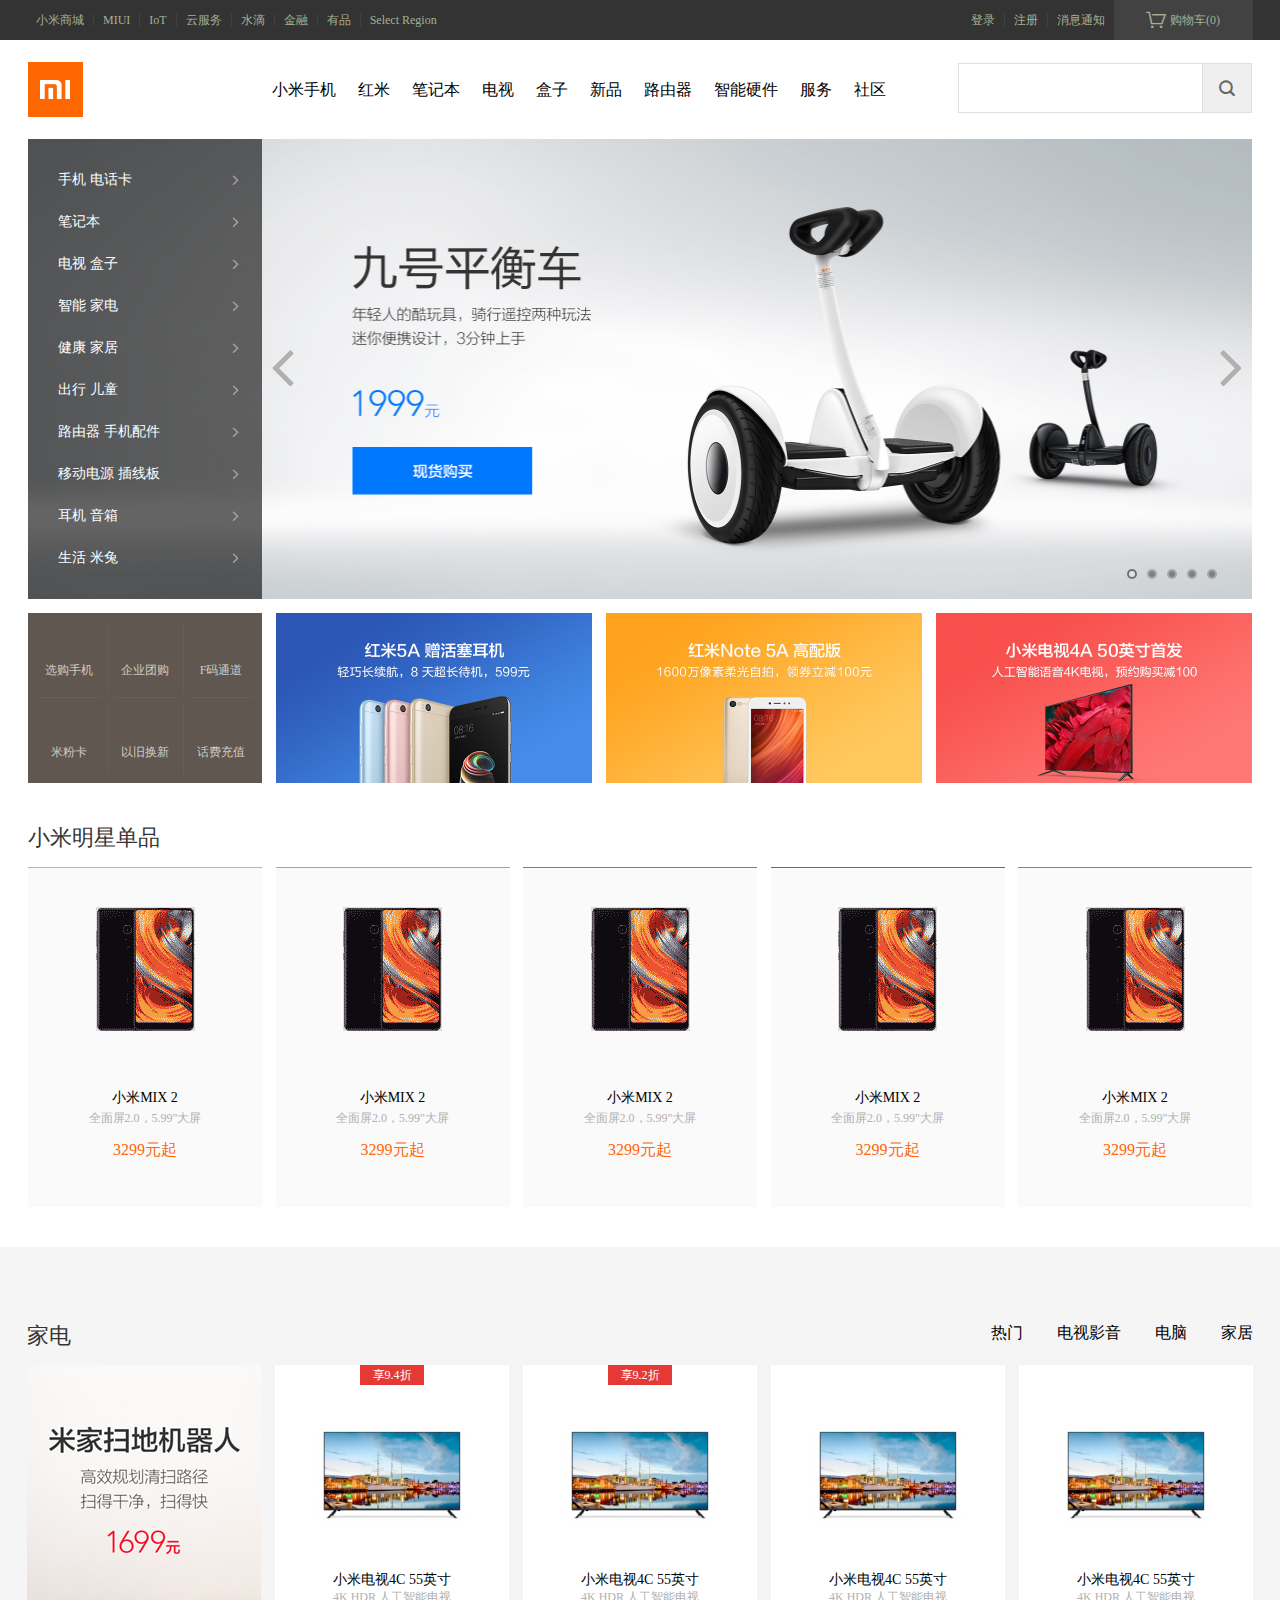
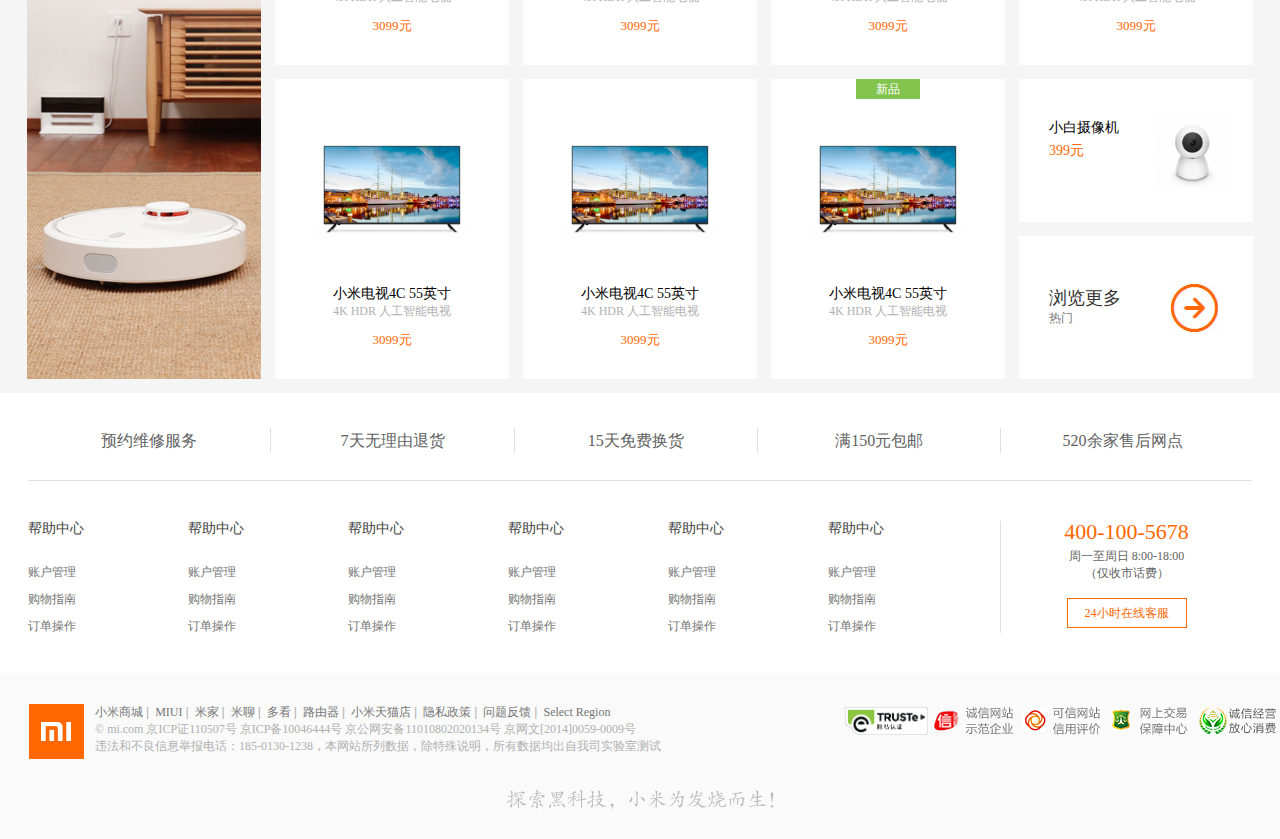
<file: index.html>
<!doctype html>
<html>

	<head>
		<meta charset="UTF-8">
		<title>首页</title>
		<link type="text/css" rel="stylesheet" href="css/index.css" />
		<link type="text/css" rel="stylesheet" href="css/font-awesome-4.7.0/css/font-awesome.min.css">
		<script type="text/javascript" src="js/jquery-1.7.2.min.js"></script>
		<script type="text/javascript" src="js/jquery.cookie.js"></script>
		<script type="text/javascript" src="js/cookie.js"></script>
		<script type="text/javascript" src="js/gzyautoplay.js"></script>
		<!--<script type="text/javascript" src="js/currentuser.js"></script>-->
	</head>

	<body style="width: 1280px;">
		<div class="daohang">
			<ul>
				<li>
					<a href="index.html">小米商城</a>
				</li>
				<li>
					<a href="#">MIUI</a>
				</li>
				<li>
					<a href="#">IoT</a>
				</li>
				<li>
					<a href="#">云服务</a>
				</li>
				<li>
					<a href="#">水滴</a>
				</li>
				<li>
					<a href="#">金融</a>
				</li>
				<li>
					<a href="#">有品</a>
				</li>
				<li>
					<a href="#" style="border-right: none;">Select Region</a>
				</li>
				<li id="gouwucheli">
					<a id="gouwuche" href="shopcart.html" target="_blank"><i class="iconfont">&#xe634;</i><span>购物车(0)</span></a>
					<div class="gouwucheshangpin">
						<!--<div class="shoploading">购物车中还没有商品，赶紧选购吧！</div>-->
						<ul id="shopitem-list" class="clearfix">
							<li>
								<div class="clearfix shopitem">
									<a href="###" class="itemthumb">
										<img src="images/1s.jpg" />
									</a>
									<a href="###" class="itemname">红米5A 全网通版 3GB内存 32GB 铂银灰 32GB</a>
									<span class="itemprice">699元 × 1</span>
									<a href="javascript:void(0);" class="itemdel"><i class="iconfont">&#xe638;</i></a>
								</div>
							</li>
						</ul>
						<div class="shopbottom">
							<span class="shopbottom1">共
								<em>1</em> 件商品
								<span class="shopbottom2">
									<em style="font-size: 24px;line-height: 1;color: #ff6700;">699</em>元
								</span>
							</span>
							<a target="_blank" href="shopcart.html" class="addcart">去购物车结算</a>
						</div>
					</div>
				</li>
				<li id="you2">
					<a href="#" style="border-right: none;">消息通知</a>
				</li>
				<span id="currentuser">
    	<li id="you1"><a href="login.html">注册</a></li>
    <li id="you"><a href="login.html">登录</a></li>
    </span>
			</ul>
		</div>
		<div class="daohang2">
			<div class="mi">
				<a href="#"><img class="mitu" src="images/MI.gif" /></a>
				<li>
					<a href="details.html" target="_blank">小米手机</a>
				</li>
				<li>
					<a href="#">红米</a>
				</li>
				<li>
					<a href="#">笔记本</a>
				</li>
				<li>
					<a href="#">电视</a>
				</li>
				<li>
					<a href="#">盒子</a>
				</li>
				<li>
					<a href="#">新品</a>
				</li>
				<li>
					<a href="#">路由器</a>
				</li>
				<li>
					<a href="#">智能硬件</a>
				</li>
				<li>
					<a href="#">服务</a>
				</li>
				<li>
					<a href="#">社区</a>
				</li>
				<div style="display: inline" class="biaodan">
					<input type="submit" class="anniu iconfont" value="&#xe611;" />
					<input class="sousuo" type="text" id="sousuotext"/>
				</div>
			</div>
			<div class="lunbo">
				<div class="caidan">
					<ul>
						<li class="caidan2">
							<a href="#">手机 电话卡<i class="iconfont">&#xe628;</i></a>
							<div class="erjicaidan"></div>
						</li>
						<li class="caidan2">
							<a href="#">笔记本<i class="iconfont">&#xe628;</i></a>
							<div class="erjicaidan">
								<ul>
									<li>
										<a href="#"><img src="images/shangpintu_09.gif" /><span>笔记本Air 12.5"</span></a>
									</li>
									<li>
										<a href="#"><img src="images/shangpintu_09.gif" /><span>笔记本Air 12.5"</span></a>
									</li>
									<li>
										<a href="#"><img src="images/shangpintu_09.gif" /><span>笔记本Air 12.5"</span></a>
									</li>
									<li>
										<a href="#"><img src="images/shangpintu_25.gif" /><span>笔记本Air 12.5"</span></a>
									</li>
									<li>
										<a href="#"><img src="images/shangpintu_28.gif" /><span>笔记本Air 12.5"</span></a>
									</li>
									<li>
										<a href="#"><img src="images/shangpintu_32.gif" /><span>笔记本Air 12.5"</span></a>
									</li>
									<li>
										<a href="#"><img src="images/shangpintu_03.gif" /><span>笔记本Air 12.5"</span></a>
									</li>
									<li>
										<a href="#"><img src="images/shangpintu_15.gif" /><span>笔记本Air 12.5"</span></a>
									</li>
									<li>
										<a href="#"><img src="images/shangpintu_19.gif" /><span>笔记本Air 12.5"</span></a>
									</li>
									<li>
										<a href="#"><img src="images/shangpintu_23.gif" /><span>笔记本Air 12.5"</span></a>
									</li>
									<li>
										<a href="#"><img src="images/shangpintu_29.gif" /><span>笔记本Air 12.5"</span></a>
									</li>
									<li>
										<a href="#"><img src="images/shangpintu_33.gif" /><span>笔记本Air 12.5"</span></a>
									</li>
									<li>
										<a href="#"><img src="images/shangpintu_06.gif" /><span>笔记本Air 12.5"</span></a>
									</li>
								</ul>
							</div>
						</li>
						<li class="caidan2">
							<a href="#">电视 盒子<i class="iconfont">&#xe628;</i></a>
							<div class="erjicaidan"></div>
						</li>
						<li class="caidan2">
							<a href="#">智能 家电<i class="iconfont">&#xe628;</i></a>
							<div class="erjicaidan"></div>
						</li>
						<li class="caidan2">
							<a href="#">健康 家居<i class="iconfont">&#xe628;</i></a>
							<div class="erjicaidan"></div>
						</li>
						<li class="caidan2">
							<a href="#">出行 儿童<i class="iconfont">&#xe628;</i></a>
							<div class="erjicaidan"></div>
						</li>
						<li class="caidan2">
							<a href="#">路由器 手机配件<i class="iconfont">&#xe628;</i></a>
							<div class="erjicaidan"></div>
						</li>
						<li class="caidan2">
							<a href="#">移动电源 插线板<i class="iconfont">&#xe628;</i></a>
							<div class="erjicaidan"></div>
						</li>
						<li class="caidan2">
							<a href="#">耳机 音箱<i class="iconfont">&#xe628;</i></a>
							<div class="erjicaidan"></div>
						</li>
						<li class="caidan2">
							<a href="#">生活 米兔<i class="iconfont">&#xe628;</i></a>
							<div class="erjicaidan"></div>
						</li>
					</ul>
				</div>
				<!-- <div class="lunbotu">
      <div class="box"><a href="#"><img id="lunbotu1" src="images/banner1.jpg" /></a></div>
      <div class="box"><a href="#"><img id="lunbotu2" src="images/banner2.jpg" /></a></div>
      <div class="box"><a href="#"><img id="lunbotu3" src="images/banner3.jpg" /></a></div>
      <div class="box"><a href="#"><img id="lunbotu4" src="images/xmad_15157557038394_LePzi.jpg" /></a></div>
      <div class="box"><a href="#"><img id="lunbotu5" src="images/T1o2C_Bbhv1RXrhCrK.jpg" /></a></div>
    </div> -->
				<div class="yincangdiao">
					<div class="lunbotu">
						<div class="box">
							<a href="javascript:void(0)"><img src="images/banner1.jpg" /></a>
						</div>
						<div class="box">
							<a href="javascript:void(0)"><img src="images/banner2.jpg" /></a>
						</div>
						<div class="box">
							<a href="###"><img src="images/banner3.jpg" /></a>
						</div>
						<div class="box">
							<a href="###"><img src="images/xmad_15157557038394_LePzi.jpg" /></a>
						</div>
						<div class="box">
							<a href="###"><img src="images/T1o2C_Bbhv1RXrhCrK.jpg" /></a>
						</div>
					</div>
				</div>
				<!-- <div class="pot1">
      <div class="pot"><a href="#lunbotu1">1</a></div>
      <div class="pot"><a href="#lunbotu2">2</a></div>
      <div class="pot"><a href="#lunbotu3">3</a></div>
      <div class="pot"><a href="#lunbotu4">4</a></div>
      <div class="pot"><a href="#lunbotu5">5</a></div>
    </div> -->
				<div class="pot1">
					<a class="pot pot2" href="javascript:void(0)">1</a>
					<a class="pot" href="javascript:void(0)">2</a>
					<a class="pot" href="javascript:void(0)">3</a>
					<a class="pot" href="javascript:void(0)">4</a>
					<a class="pot" href="javascript:void(0)">5</a>
				</div>
				<div>
					<a class="pre lr" href="javascript:void(0)"><i class="fa fa-angle-left fa-4x" aria-hidden="true"></i></a>
					<a class="next lr" href="javascript:void(0)"><i class="fa fa-angle-right fa-4x" aria-hidden="true"></i></a>
				</div>
			</div>
			<div class="tuijian">
				<div class="tuijian1">
					<ul class="tuijian2">
						<li class="tuijian3 top left">
							<a href="javascript:void(0)"><i class="iconfont">&#xe908;</i>选购手机</a>
						</li>
						<li class="tuijian3 top">
							<a href="###"><i class="iconfont">&#xe905;</i>企业团购</a>
						</li>
						<li class="tuijian3 top">
							<a href="###"><i class="iconfont"></i>F码通道</a>
						</li>
						<li class="tuijian3 left">
							<a href="###"><i class="iconfont"></i>米粉卡</a>
						</li>
						<li class="tuijian3">
							<a href="###"><i class="iconfont">&#xe904;</i>以旧换新</a>
						</li>
						<li class="tuijian3">
							<a href="###"><i class="iconfont">&#xe907;</i>话费充值</a>
						</li>
					</ul>
				</div>
				<div class="tuijian3">
					<ul class="tuijian3_1">
						<li>
							<a href="#"><img src="images/xmad_15163681729902_KPodb.jpg" /></a>
						</li>
						<li>
							<a href="#"><img src="images/xmad_15162867018318_UlaVR.jpg" /></a>
						</li>
						<li>
							<a href="#"><img src="images/xmad_15162799260608_Fkleb.jpg" /></a>
						</li>
					</ul>
				</div>
			</div>
			<div class="tuijian4">
				<h2 class="biaoti1">小米明星单品</h2>
				<div class="biaoti2">
					<div class="biaoti3" style="height: 340px;overflow: hidden;">
						<ul>
							<li class="biaoti3_1">
								<a class="biaoti3_1_1" href="#"><img src="images/xiaomi_09.gif" /></a>
								<h3 class="biaoti3_1_2"><a href="#">小米MIX 2</a></h3>
								<p class="biaoti3_1_3">全面屏2.0，5.99"大屏</p>
								<p class="biaoti3_1_4">3299元起</p>
							</li>
							<li class="biaoti3_2">
								<a class="biaoti3_1_1" href="#"><img src="images/xiaomi_09.gif" /></a>
								<h3 class="biaoti3_1_2"><a href="#">小米MIX 2</a></h3>
								<p class="biaoti3_1_3">全面屏2.0，5.99"大屏</p>
								<p class="biaoti3_1_4">3299元起</p>
							</li>
							<li class="biaoti3_3">
								<a class="biaoti3_1_1" href="#"><img src="images/xiaomi_09.gif" /></a>
								<h3 class="biaoti3_1_2"><a href="#">小米MIX 2</a></h3>
								<p class="biaoti3_1_3">全面屏2.0，5.99"大屏</p>
								<p class="biaoti3_1_4">3299元起</p>
							</li>
							<li class="biaoti3_4">
								<a class="biaoti3_1_1" href="#"><img src="images/xiaomi_09.gif" /></a>
								<h3 class="biaoti3_1_2"><a href="#">小米MIX 2</a></h3>
								<p class="biaoti3_1_3">全面屏2.0，5.99"大屏</p>
								<p class="biaoti3_1_4">3299元起</p>
							</li>
							<li class="biaoti3_5">
								<a class="biaoti3_1_1" href="#"><img src="images/xiaomi_09.gif" /></a>
								<h3 class="biaoti3_1_2"><a href="#">小米MIX 2</a></h3>
								<p class="biaoti3_1_3">全面屏2.0，5.99"大屏</p>
								<p class="biaoti3_1_4">3299元起</p>
							</li>
						</ul>
					</div>
				</div>
			</div>
		</div>
		<div class="container_1">
			<div class="container">
				<div class="container1">
					<div class="container1_1">
						<h2 class="container1_1_1">家电</h2>
						<div class="container1_1_2">
							<ul class="container1_1_2_1">
								<li>热门</li>
								<li>电视影音</li>
								<li>电脑</li>
								<li>家居</li>
							</ul>
						</div>
					</div>
					<div>
						<div class="container2_1">
							<div class="container2_1_1">
								<ul class="container2_1_1_1">
									<li class="container2_1_1_2">
										<a href="#"><img src="images/1695c18e-8a6b-4bc9-9796-d5abad413184.jpeg" /></a>
									</li>
								</ul>
							</div>
							<div class="container2_1_2">
								<div class="container2_1_2_1">
									<ul class="container2_1_2_2">
										<li class="container2_1_2_3">
											<div class="container2_1_2_4">
												<a href="#"> <img src="images/pms_1508927539.71959246!220x220.png" />
													<h3 class="container2_1_2_5"><a href="#">小米电视4C 55英寸</a></h3>
													<p class="container2_1_2_6">4K HDR 人工智能电视</p>
													<p class="container2_1_2_7"><span>3099</span>元</p>
													<div class="tips1">享9.4折</div>
													<div class="pingjia">
														<a href="#"><span class="review">感觉很好</span></a> <span class="author">来自于 1082047131 的评价</span> </div>
												</a>
											</div>
										</li>
										<li class="container2_1_2_3">
											<div class="container2_1_2_4">
												<a href="#"> <img src="images/pms_1508927539.71959246!220x220.png" />
													<h3 class="container2_1_2_5"><a href="#">小米电视4C 55英寸</a></h3>
													<p class="container2_1_2_6">4K HDR 人工智能电视</p>
													<p class="container2_1_2_7"><span>3099</span>元</p>
													<div class="tips1">享9.2折</div>
													<div class="pingjia">
														<a href="#"><span class="review">感觉很好</span></a> <span class="author">来自于 1082047131 的评价</span> </div>
												</a>
											</div>
										</li>
										<li class="container2_1_2_3">
											<div class="container2_1_2_4">
												<a href="#"> <img src="images/pms_1508927539.71959246!220x220.png" />
													<h3 class="container2_1_2_5"><a href="#">小米电视4C 55英寸</a></h3>
													<p class="container2_1_2_6">4K HDR 人工智能电视</p>
													<p class="container2_1_2_7"><span>3099</span>元</p>
													<div class="pingjia">
														<a href="#"><span class="review">感觉很好</span></a> <span class="author">来自于 1082047131 的评价</span> </div>
												</a>
											</div>
										</li>
										<li class="container2_1_2_3">
											<div class="container2_1_2_4">
												<a href="#"> <img src="images/pms_1508927539.71959246!220x220.png" />
													<h3 class="container2_1_2_5"><a href="#">小米电视4C 55英寸</a></h3>
													<p class="container2_1_2_6">4K HDR 人工智能电视</p>
													<p class="container2_1_2_7"><span>3099</span>元</p>
													<div class="pingjia">
														<a href="#"><span class="review">感觉很好</span></a> <span class="author">来自于 1082047131 的评价</span> </div>
												</a>
											</div>
										</li>
										<li class="container2_1_2_3">
											<div class="container2_1_2_4">
												<a href="#"> <img src="images/pms_1508927539.71959246!220x220.png" />
													<h3 class="container2_1_2_5"><a href="#">小米电视4C 55英寸</a></h3>
													<p class="container2_1_2_6">4K HDR 人工智能电视</p>
													<p class="container2_1_2_7"><span>3099</span>元</p>
													<div class="pingjia">
														<a href="#"><span class="review">感觉很好</span></a> <span class="author">来自于 1082047131 的评价</span> </div>
												</a>
											</div>
										</li>
										<li class="container2_1_2_3">
											<div class="container2_1_2_4">
												<a href="#"> <img src="images/pms_1508927539.71959246!220x220.png" />
													<h3 class="container2_1_2_5"><a href="#">小米电视4C 55英寸</a></h3>
													<p class="container2_1_2_6">4K HDR 人工智能电视</p>
													<p class="container2_1_2_7"><span>3099</span>元</p>
													<div class="pingjia">
														<a href="#"><span class="review">感觉很好</span></a> <span class="author">来自于 1082047131 的评价</span> </div>
												</a>
											</div>
										</li>
										<li class="container2_1_2_3">
											<div class="container2_1_2_4">
												<a href="#"> <img src="images/pms_1508927539.71959246!220x220.png" />
													<h3 class="container2_1_2_5"><a href="#">小米电视4C 55英寸</a></h3>
													<p class="container2_1_2_6">4K HDR 人工智能电视</p>
													<p class="container2_1_2_7"><span>3099</span>元</p>
													<div class="tips">新品</div>
													<div class="pingjia">
														<a href="#"><span class="review">感觉很好</span> <span class="author">来自于 1082047131 的评价</span> </a>
													</div>
												</a>
											</div>
										</li>
										<li class="small">
											<div class="small1">
												<a href="#"><img src="images/pms_1468806372.46368911!220x220.jpg" /></a>
											</div>
											<h3 class="small2"><a>小白摄像机</a></h3>
											<p class="small3"><span>399</span>元</p>
										</li>
										<li class="small">
											<div class="small4">
												<a href="#"><img src="images/uuuu_07.jpg" /></a>
											</div>
											<a class="small5" href="#">浏览更多<small>热门</small></a>
										</li>
									</ul>
								</div>
							</div>
						</div>
					</div>
				</div>
			</div>
		</div>
		<div class="footer">
			<div class="service">
				<ul class="service1">
					<li>
						<a href="#">预约维修服务</a>
					</li>
					<li>
						<a href="#">7天无理由退货</a>
					</li>
					<li>
						<a href="#">15天免费换货</a>
					</li>
					<li>
						<a href="#">满150元包邮</a>
					</li>
					<li>
						<a href="#">520余家售后网点</a>
					</li>
				</ul>
			</div>
			<div class="links">
				<dl class="links1">
					<dt>帮助中心</dt>
					<dd>
						<a href="#">账户管理</a>
					</dd>
					<dd>
						<a href="#">购物指南</a>
					</dd>
					<dd>
						<a href="#">订单操作</a>
					</dd>
				</dl>
				<dl class="links1">
					<dt>帮助中心</dt>
					<dd>
						<a href="#">账户管理</a>
					</dd>
					<dd>
						<a href="#">购物指南</a>
					</dd>
					<dd>
						<a href="#">订单操作</a>
					</dd>
				</dl>
				<dl class="links1">
					<dt>帮助中心</dt>
					<dd>
						<a href="#">账户管理</a>
					</dd>
					<dd>
						<a href="#">购物指南</a>
					</dd>
					<dd>
						<a href="#">订单操作</a>
					</dd>
				</dl>
				<dl class="links1">
					<dt>帮助中心</dt>
					<dd>
						<a href="#">账户管理</a>
					</dd>
					<dd>
						<a href="#">购物指南</a>
					</dd>
					<dd>
						<a href="#">订单操作</a>
					</dd>
				</dl>
				<dl class="links1">
					<dt>帮助中心</dt>
					<dd>
						<a href="#">账户管理</a>
					</dd>
					<dd>
						<a href="#">购物指南</a>
					</dd>
					<dd>
						<a href="#">订单操作</a>
					</dd>
				</dl>
				<dl class="links1">
					<dt>帮助中心</dt>
					<dd>
						<a href="#">账户管理</a>
					</dd>
					<dd>
						<a href="#">购物指南</a>
					</dd>
					<dd>
						<a href="#">订单操作</a>
					</dd>
				</dl>
				<div class="rightcontent">
					<p class="phone">400-100-5678</p>
					<p class="address">周一至周日 8:00-18:00<br> （仅收市话费）
					</p>
					<a href="#" class="phone1">24小时在线客服</a>
				</div>
			</div>
		</div>
		<div class="banquan">
			<div style="width: 1252px;height: 57px;">
				<div class="logobottom"> 小米官网 </div>
				<div class="info1">
					<p class="info1_1">
						<a href="#">小米商城</a><span class="sep">|</span>
						<a href="#">MIUI</a><span class="sep">|</span>
						<a href="#">米家</a><span class="sep">|</span>
						<a href="#">米聊</a><span class="sep">|</span>
						<a href="#">多看</a><span class="sep">|</span>
						<a href="#">路由器</a><span class="sep">|</span>
						<a href="#">小米天猫店</a><span class="sep">|</span>
						<a href="#">隐私政策</a><span class="sep">|</span>
						<a href="#">问题反馈</a><span class="sep">|</span>
						<a href="#">Select Region</a>
					</p>
					<p>©
						<a href="#">mi.com</a> 京ICP证110507号
						<a href="#">京ICP备10046444号</a>
						<a href="#">京公网安备11010802020134号 </a>
						<a href="#">京网文[2014]0059-0009号</a> <br> 违法和不良信息举报电话：185-0130-1238，本网站所列数据，除特殊说明，所有数据均出自我司实验室测试
					</p>
				</div>
				<div class="info2">
					<a href="#"><img src="images/truste.png" /></a>
					<a href="#"><img src="images/v-logo-2.png" /></a>
					<a href="#"><img src="images/v-logo-1.png" /></a>
					<a href="#"><img src="images/v-logo-3.png" /></a>
					<a href="#"><img src="images/ba10428a4f9495ac310fd0b5e0cf8370.png" /></a>
				</div>
			</div>
			<div class="guanggao">探索黑科技，小米为发烧而生</div>
		</div>
	</body>

</html>
<script>
	//		alert(document.cookie);
	if(document.cookie) {
		var userstatus = $.cookie("username"); //取cookie中的值
		var loginstatus = $.cookie("loginstatus");
		var currentuser = document.getElementById("currentuser");

		if('loginstatus' && 'userstatus') { //一小时之内不用重复登录
			//  if($_GET['del']){ //清除cookie
			//      setcookie('username','',time()-3600);
			//      setcookie('password','',time()-3600); 
			//      setcookie('loginstatus','',time()-3600); 
			//      window.location.href="index.html";
			//  }
			//  $("#currentuser").innerHTML="'欢迎您''.$userstatus.''<a href="index.html?del=1">登出</a>'";//登录成功的状态
			//$("#currentuser").html(userstatus);
			currentuser.innerHTML = `<div id="currentuser">您好，${userstatus}&nbsp;<a href="currentuser.php?del=1">登出</a></div>`;
			//alert(userstatus);
			//  echo $user.' welcome, <a href="login.php?del=1">log out</a>';
		}
	}
	//alert('userstatus');
</script>
</file>
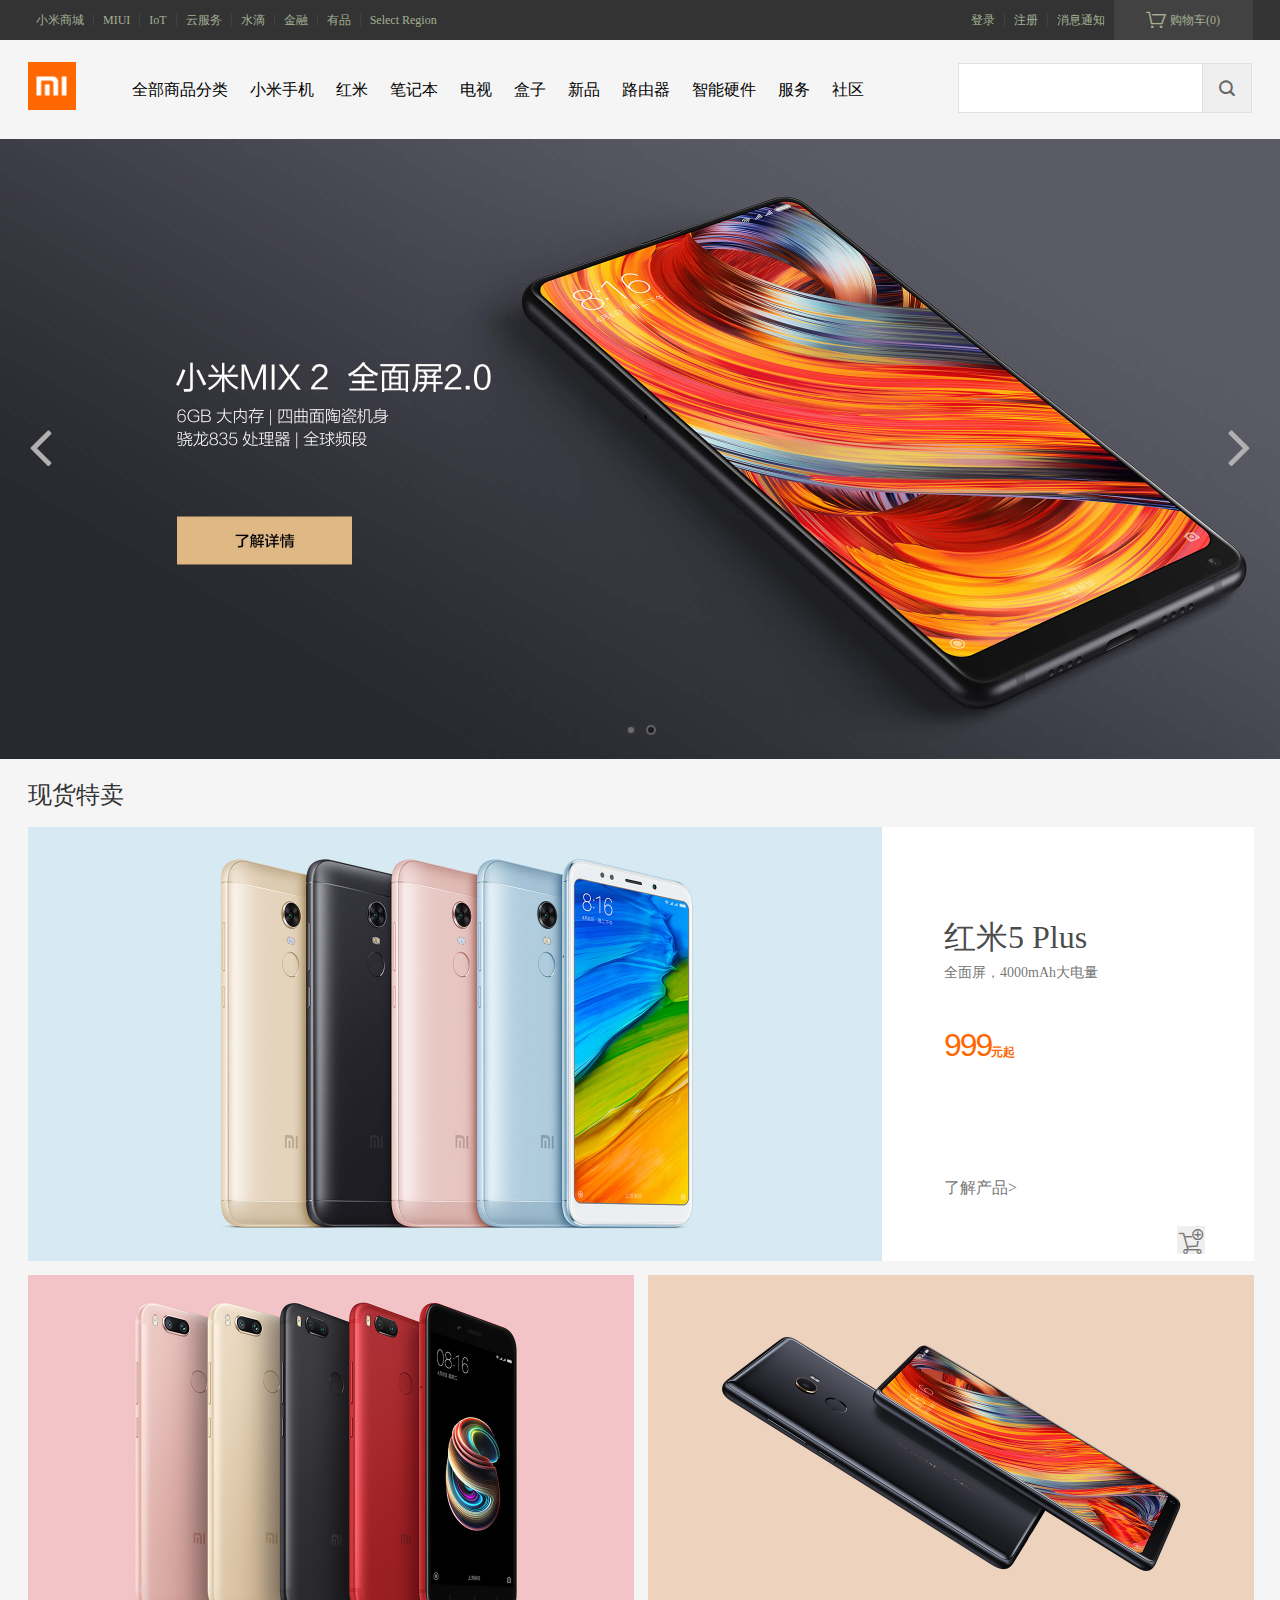
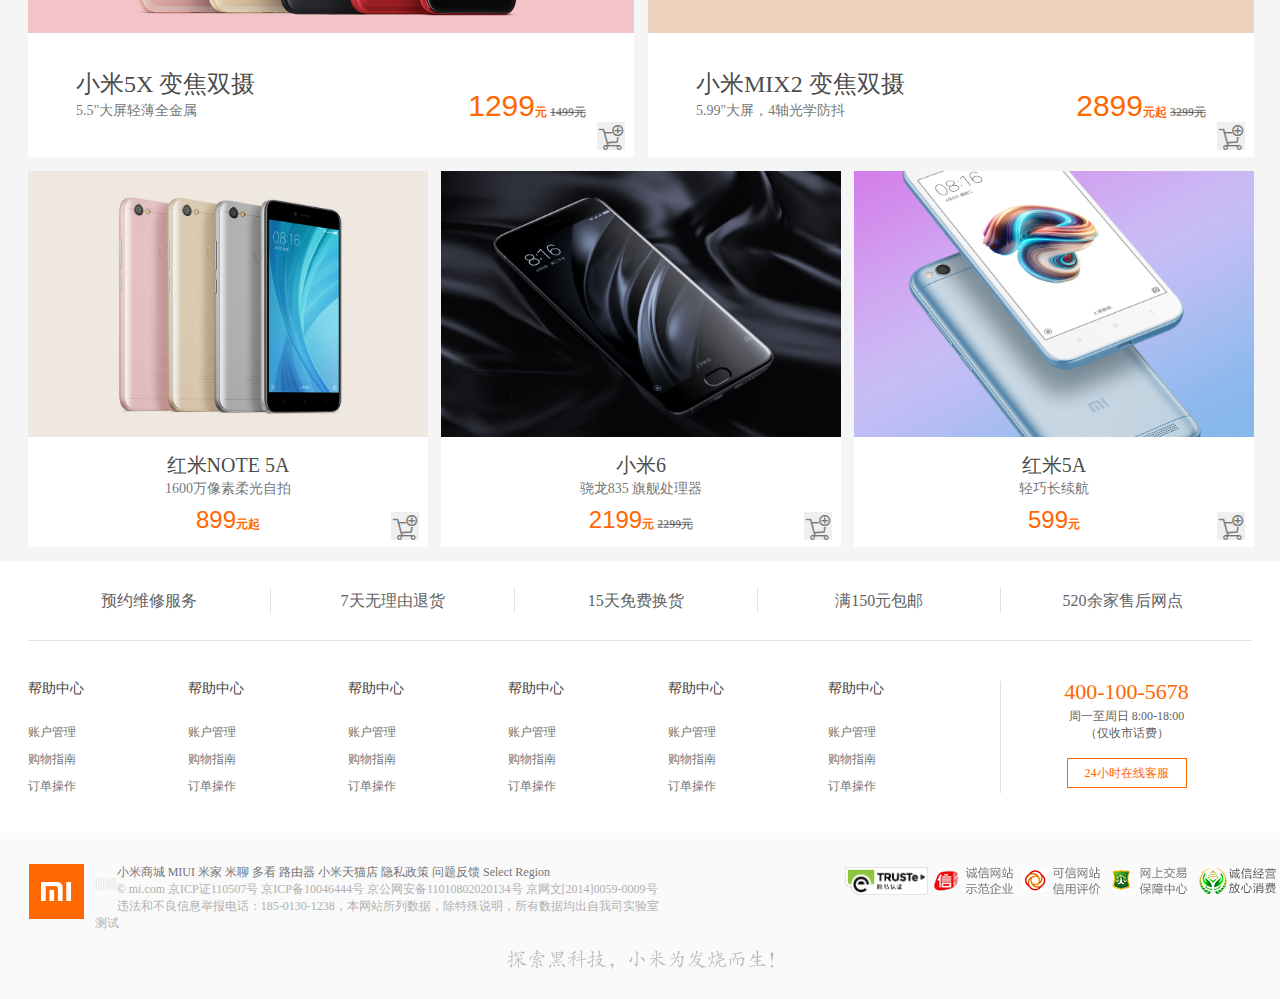
<file: details.html>
<!DOCTYPE html>
<html>

	<head>
		<meta charset="UTF-8">
		<title>手机</title>
		<link type="text/css" rel="stylesheet" href="css/details.css" />
		<link type="text/css" rel="stylesheet" href="css/font-awesome-4.7.0/css/font-awesome.min.css">
		<script type="text/javascript" src="js/jquery-1.7.2.min.js"></script>
		<script type="text/javascript" src="js/jquery.cookie.js"></script>
		<script type="text/javascript" src="js/cookie.js"></script>
		<script type="text/javascript" src="js/gzyautoplay1.js"></script>

	</head>

	<body>
		<div class="daohang">
			<ul>
				<li>
					<a href="index.html">小米商城</a>
				</li>
				<li>
					<a href="#">MIUI</a>
				</li>
				<li>
					<a href="#">IoT</a>
				</li>
				<li>
					<a href="#">云服务</a>
				</li>
				<li>
					<a href="#">水滴</a>
				</li>
				<li>
					<a href="#">金融</a>
				</li>
				<li>
					<a href="#">有品</a>
				</li>
				<li>
					<a href="#" style="border-right: none;">Select Region</a>
				</li>
				<li id="gouwucheli">
					<a id="gouwuche" href="shopcart.html"><i class="iconfont">&#xe634;</i><span>购物车(0)</span></a>
										<div class="gouwucheshangpin">
						<!--<div class="shoploading">购物车中还没有商品，赶紧选购吧！</div>-->
						<ul id="shopitem-list" class="clearfix">
							<li>
								<div class="clearfix shopitem">
									<a href="###" class="itemthumb">
										<img src="images/1s.jpg" />
									</a>
									<a href="###" class="itemname">红米5A 全网通版 3GB内存 32GB 铂银灰 32GB</a>
									<span class="itemprice">699元 × 1</span>
									<a href="javascript:void(0);" class="itemdel"><i class="iconfont">&#xe638;</i></a>
								</div>
							</li>
						</ul>
						<div class="shopbottom">
							<span class="shopbottom1">共
								<em>1</em> 件商品
								<span class="shopbottom2">
									<em style="font-size: 24px;line-height: 1;color: #ff6700;">699</em>元
								</span>
							</span>
							<a target="_blank" href="shopcart.html" class="addcart">去购物车结算</a>
						</div>
					</div>
				</li>
				<li id="you2">
					<a href="#" style="border-right: none;">消息通知</a>
				</li>
				<span id="currentuser">
                  	<li id="you1"><a href="login.html">注册</a></li>
                    <li id="you"><a href="login.html">登录</a></li>
                </span>
			</ul>
		</div>
		<div class="detailsbox">
			<div class="mi">
				<!--<a href="#"><img class="mitu" src="images/MI.gif" /></a>-->
				<div class="shophead2" style="margin-top: 0;">
					<a href="index.html" class="shophead22" style="height: 48px;padding: 0;">
					</a>
				</div>
				<li>
					<a href="#">全部商品分类</a>
				</li>
				<li>
					<a href="#">小米手机</a>
				</li>
				<li>
					<a href="#">红米</a>
				</li>
				<li>
					<a href="#">笔记本</a>
				</li>
				<li>
					<a href="#">电视</a>
				</li>
				<li>
					<a href="#">盒子</a>
				</li>
				<li>
					<a href="#">新品</a>
				</li>
				<li>
					<a href="#">路由器</a>
				</li>
				<li>
					<a href="#">智能硬件</a>
				</li>
				<li>
					<a href="#">服务</a>
				</li>
				<li>
					<a href="#">社区</a>
				</li>
				<div style="display: inline" class="biaodan">
					<input type="submit" class="anniu iconfont" value="&#xe611;" />
					<input class="sousuo" type="text" id="sousuotext"/>
				</div>
			</div>
			<div class="lunbo">
				<div class="yincangdiao">
					<div class="lunbotu">
						<div class="box">
							<a href="javascript:void(0)"><img class="detailsbox2" src="images/detailsbanner1.jpg" height=620px width=2560px style="margin-left: -1280px" /></a>
						</div>
						<div class="box">
							<a href="javascript:void(0)"><img class="detailsbox2" src="images/detailsbanner2.jpg" height=620px width=2560px style="margin-left: -1280px" /></a>
						</div>
						<!--<div class="box"><a href="###"><img src="images/banner3.jpg" /></a></div>
      <div class="box"><a href="###"><img src="images/xmad_15157557038394_LePzi.jpg" /></a></div>
      <div class="box"><a href="###"><img src="images/T1o2C_Bbhv1RXrhCrK.jpg" /></a></div>-->
					</div>
				</div>
				<div class="pot1">
					<a class="pot pot2" href="javascript:void(0)">1</a>
					<a class="pot" href="javascript:void(0)">2</a>
					<!--<a class="pot" href="javascript:void(0)">3</a>
      <a class="pot" href="javascript:void(0)">4</a>
      <a class="pot" href="javascript:void(0)">5</a>-->
				</div>
				<div>
					<a class="pre lr" href="javascript:void(0)"><i class="fa fa-angle-left fa-4x" aria-hidden="true"></i></a>
					<a class="next lr" href="javascript:void(0)"><i class="fa fa-angle-right fa-4x" aria-hidden="true"></i></a>
				</div>
			</div>
			<div class="detailstitle">
				<h2>现货特卖</h2>
			</div>
			<!--<form id="additem" action="additem.php" method="post">-->
			<div class="detailsproduct">
				<div class="detailsproduct2">
					<div class="detailsproduct3">
						<a target="_blank" href="goodsdetails.html"><img src="images/product1.jpg"  data-simg="images/product1.jpg" /></a>
					</div>
					<div class="detailscontent">
						<h3 class="detailscontent1">
  				<a href="goodsdetails.html" target="_blank" data-sname="红米5 Plus">红米5 Plus</a>
  			</h3>

						<p class="desc">全面屏，4000mAh大电量</p>
						<p class="price">
							<strong data-sprice="999">999</strong>元起
						</p>
						<p class="link">
							<a href="goodsdetails.html" target="_blank">了解产品></a>
						</p>
						<div class="detailsbuy">
							<input class="iconfont detailsbuy1" type="button" value="&#xe616;" />
						</div>
					</div>
				</div>
			</div>
			<!--</form>-->
			<div class="detailsblank"></div>
			<div class="detailsproductmed">
				<div class="row">
			<!--<form id="additem" action="additem.php" method="post">-->
					<div class="detailsproductmed1">
						<div>
						<div class="detailsbuy">
							<input class="iconfont detailsbuy1" type="button" value="&#xe616;" />
						</div>
						<div class="figure">
							<a href="###" data-sname="小米5X">
								<img src="images/med1.jpg" data-simg="images/med1.jpg" />
							</a>
						</div>
						<h3 class="title">
  				<a href="###" data-sname="小米5X">小米5X 变焦双摄</a>
  			</h3>
						<p class="desc">5.5"大屏轻薄全金属</p>
						<p class="price">
							<strong  data-sprice="1299">1299</strong>元
							<del>1499元</del>
						</p>
					</div>
					</div>
					<!--</form>-->
			<!--<form id="additem" action="additem.php" method="post">-->
					<div class="detailsproductmed1">
					<div>
						
						<div class="detailsbuy">
							<input class="iconfont detailsbuy1" type="button" value="&#xe616;" />
						</div>
						<div class="figure">
							<a href="#" data-sname="小米MIX2">
								<img src="images/med2.jpg" data-simg="images/med2.jpg"  />
							</a>
						</div>
						<h3 class="title">
  				<a href="###" data-sname="小米MIX2">小米MIX2 变焦双摄</a>
  			</h3>
						<p class="desc">5.99"大屏，4轴光学防抖</p>
						<p class="price">
							<strong  data-sprice="2899">2899</strong>元起
							<del>3299元</del>
						</p>
					</div>
					</div>
<!--</form>-->
				</div>
			</div>
			<div class="detailsblank"></div>
			<div class="detailsproductsm">
				<div class="smrow">
			<!--<form id="additem" action="additem.php" method="post">-->
					<div class="detailsproductsm1">
					<div>
						
						<div class="detailsbuy">
							<input class="iconfont detailsbuy1" type="button" value="&#xe616;" />
						</div>
						<div class="smfigure">
							<a href="#" data-sname="红米NOTE">
								<img src="images/sm1.jpg"  data-simg="images/sm1.jpg" />
							</a>
						</div>
						<h3 class="smtitle">
  				<a href="###" data-sname="红米NOTE">红米NOTE 5A</a>
  			</h3>
						<p class="smdesc">1600万像素柔光自拍</p>
						<p class="smprice">
							<strong data-sprice="899">899</strong>元起
						</p>
					</div>
					</div>
					<!--</form>-->
			<!--<form id="additem" action="additem.php" method="post">-->
					<div class="detailsproductsm1">
					<div>
						
						<div class="detailsbuy">
							<input class="iconfont detailsbuy1" type="button" value="&#xe616;" />
						</div>
						<div class="smfigure">
							<a href="#" data-sname="小米6">
								<img src="images/sm2.jpg"  data-simg="images/sm2.jpg" />
							</a>
						</div>
						<h3 class="smtitle">
  				<a href="###" data-sname="小米6">小米6</a>
  			</h3>
						<p class="smdesc">骁龙835 旗舰处理器</p>
						<p class="smprice">
							<strong data-sprice="2199">2199</strong>元
							<del style="color: rgba(51,51,51,0.6)">2299元</del>
						</p>
					</div>
						
					</div>
					<!--</form>-->
			<!--<form id="additem" action="additem.php" method="post">-->
					<div class="detailsproductsm1">
					<div>
						
						<div class="detailsbuy">
							<input class="iconfont detailsbuy1" type="button" value="&#xe616;" />
						</div>
						<div class="smfigure">
							<a href="#" data-sname="红米5A">
								<img src="images/sm3.jpg"  data-simg="images/sm3.jpg" />
							</a>
						</div>
						<h3 class="smtitle">
  				<a href="###" data-sname="红米5A">红米5A</a>
  			</h3>
						<p class="smdesc">轻巧长续航</p>
						<p class="smprice">
							<strong data-sprice="599">599</strong>元
						</p>
					</div>
						
					</div>
					<!--</form>-->
				</div>
			</div>
			<div class="detailsblank"></div>

		</div>

		<div class="footer">
			<div class="service">
				<ul class="service1">
					<li>
						<a href="#">预约维修服务</a>
					</li>
					<li>
						<a href="#">7天无理由退货</a>
					</li>
					<li>
						<a href="#">15天免费换货</a>
					</li>
					<li>
						<a href="#">满150元包邮</a>
					</li>
					<li>
						<a href="#">520余家售后网点</a>
					</li>
				</ul>
			</div>
			<div class="links">
				<dl class="links1">
					<dt>帮助中心</dt>
					<dd>
						<a href="#">账户管理</a>
					</dd>
					<dd>
						<a href="#">购物指南</a>
					</dd>
					<dd>
						<a href="#">订单操作</a>
					</dd>
				</dl>
				<dl class="links1">
					<dt>帮助中心</dt>
					<dd>
						<a href="#">账户管理</a>
					</dd>
					<dd>
						<a href="#">购物指南</a>
					</dd>
					<dd>
						<a href="#">订单操作</a>
					</dd>
				</dl>
				<dl class="links1">
					<dt>帮助中心</dt>
					<dd>
						<a href="#">账户管理</a>
					</dd>
					<dd>
						<a href="#">购物指南</a>
					</dd>
					<dd>
						<a href="#">订单操作</a>
					</dd>
				</dl>
				<dl class="links1">
					<dt>帮助中心</dt>
					<dd>
						<a href="#">账户管理</a>
					</dd>
					<dd>
						<a href="#">购物指南</a>
					</dd>
					<dd>
						<a href="#">订单操作</a>
					</dd>
				</dl>
				<dl class="links1">
					<dt>帮助中心</dt>
					<dd>
						<a href="#">账户管理</a>
					</dd>
					<dd>
						<a href="#">购物指南</a>
					</dd>
					<dd>
						<a href="#">订单操作</a>
					</dd>
				</dl>
				<dl class="links1">
					<dt>帮助中心</dt>
					<dd>
						<a href="#">账户管理</a>
					</dd>
					<dd>
						<a href="#">购物指南</a>
					</dd>
					<dd>
						<a href="#">订单操作</a>
					</dd>
				</dl>
				<div class="rightcontent">
					<p class="phone">400-100-5678</p>
					<p class="address">周一至周日 8:00-18:00<br> （仅收市话费）
					</p>
					<a href="#" class="phone1">24小时在线客服</a>
				</div>
			</div>
		</div>
		<div class="banquan">
			<div style="width: 1252px;height: 57px;">
				<div class="logobottom"> 小米官网 </div>
				<div class="info1">
					<p class="info1_1">
						<a href="#">小米商城</a><span class="sep">|</span>
						<a href="#">MIUI</a><span class="sep">|</span>
						<a href="#">米家</a><span class="sep">|</span>
						<a href="#">米聊</a><span class="sep">|</span>
						<a href="#">多看</a><span class="sep">|</span>
						<a href="#">路由器</a><span class="sep">|</span>
						<a href="#">小米天猫店</a><span class="sep">|</span>
						<a href="#">隐私政策</a><span class="sep">|</span>
						<a href="#">问题反馈</a><span class="sep">|</span>
						<a href="#">Select Region</a>
					</p>
					<p>©
						<a href="#">mi.com</a> 京ICP证110507号
						<a href="#">京ICP备10046444号</a>
						<a href="#">京公网安备11010802020134号 </a>
						<a href="#">京网文[2014]0059-0009号</a> <br> 违法和不良信息举报电话：185-0130-1238，本网站所列数据，除特殊说明，所有数据均出自我司实验室测试
					</p>
				</div>
				<div class="info2">
					<a href="#"><img src="images/truste.png" /></a>
					<a href="#"><img src="images/v-logo-2.png" /></a>
					<a href="#"><img src="images/v-logo-1.png" /></a>
					<a href="#"><img src="images/v-logo-3.png" /></a>
					<a href="#"><img src="images/ba10428a4f9495ac310fd0b5e0cf8370.png" /></a>
				</div>
			</div>
			<div class="guanggao">探索黑科技，小米为发烧而生</div>
		</div>
	</body>

</html>
<script>
	//		alert(document.cookie);
	if(document.cookie) {
		var userstatus = $.cookie("username"); //取cookie中的值
		var loginstatus = $.cookie("loginstatus");
		var currentuser = document.getElementById("currentuser");

		if('loginstatus' && 'userstatus') { //一小时之内不用重复登录
			//  if($_GET['del']){ //清除cookie
			//      setcookie('username','',time()-3600);
			//      setcookie('password','',time()-3600); 
			//      setcookie('loginstatus','',time()-3600); 
			//      window.location.href="index.html";
			//  }
			//  $("#currentuser").innerHTML="'欢迎您''.$userstatus.''<a href="index.html?del=1">登出</a>'";//登录成功的状态
			//$("#currentuser").html(userstatus);
			currentuser.innerHTML = `<div id="currentuser">您好，${userstatus}&nbsp;<a href="currentuser.php?del=1">登出</a></div>`;
			//alert(userstatus);
			//  echo $user.' welcome, <a href="login.php?del=1">log out</a>';
		}
	}
	//alert('userstatus');
	//获取自定义属性的值
	//商品名
//  var urlVal = $(this).parent().parent().find("a").eq(0).attr("data-sname");
	$('.detailsbuy1').on('click', function() {
        var ajax=new XMLHttpRequest();
		var sname=$(this).parent().parent().find("a").eq(0).attr("data-sname");
		var sprice=$(this).parent().parent().find("strong").attr("data-sprice");
		var simg=$(this).parent().parent().parent().find("img").eq(0).attr("data-simg");
//var sname=1;
		ajax.open("POST","additem.php",true);//
		ajax.setRequestHeader("Content-type","application/x-www-form-urlencoded");
		ajax.send("sname="+encodeURI(sname)+"&sprice="+sprice+"&simg="+simg);
		ajax.onreadystatechange=function(){
			if(ajax.status==200&&ajax.readyState==4){
				alert("已加入购物车");
//				var res=ajax.responseText;
//				switch(res){
//					case "1":
//						alert("存在");
//						break;
//					case "2":
//						alert("不存在");
//						break;
//				}
			}
		}
//	console.log(simg);
    })

</script>
</file>
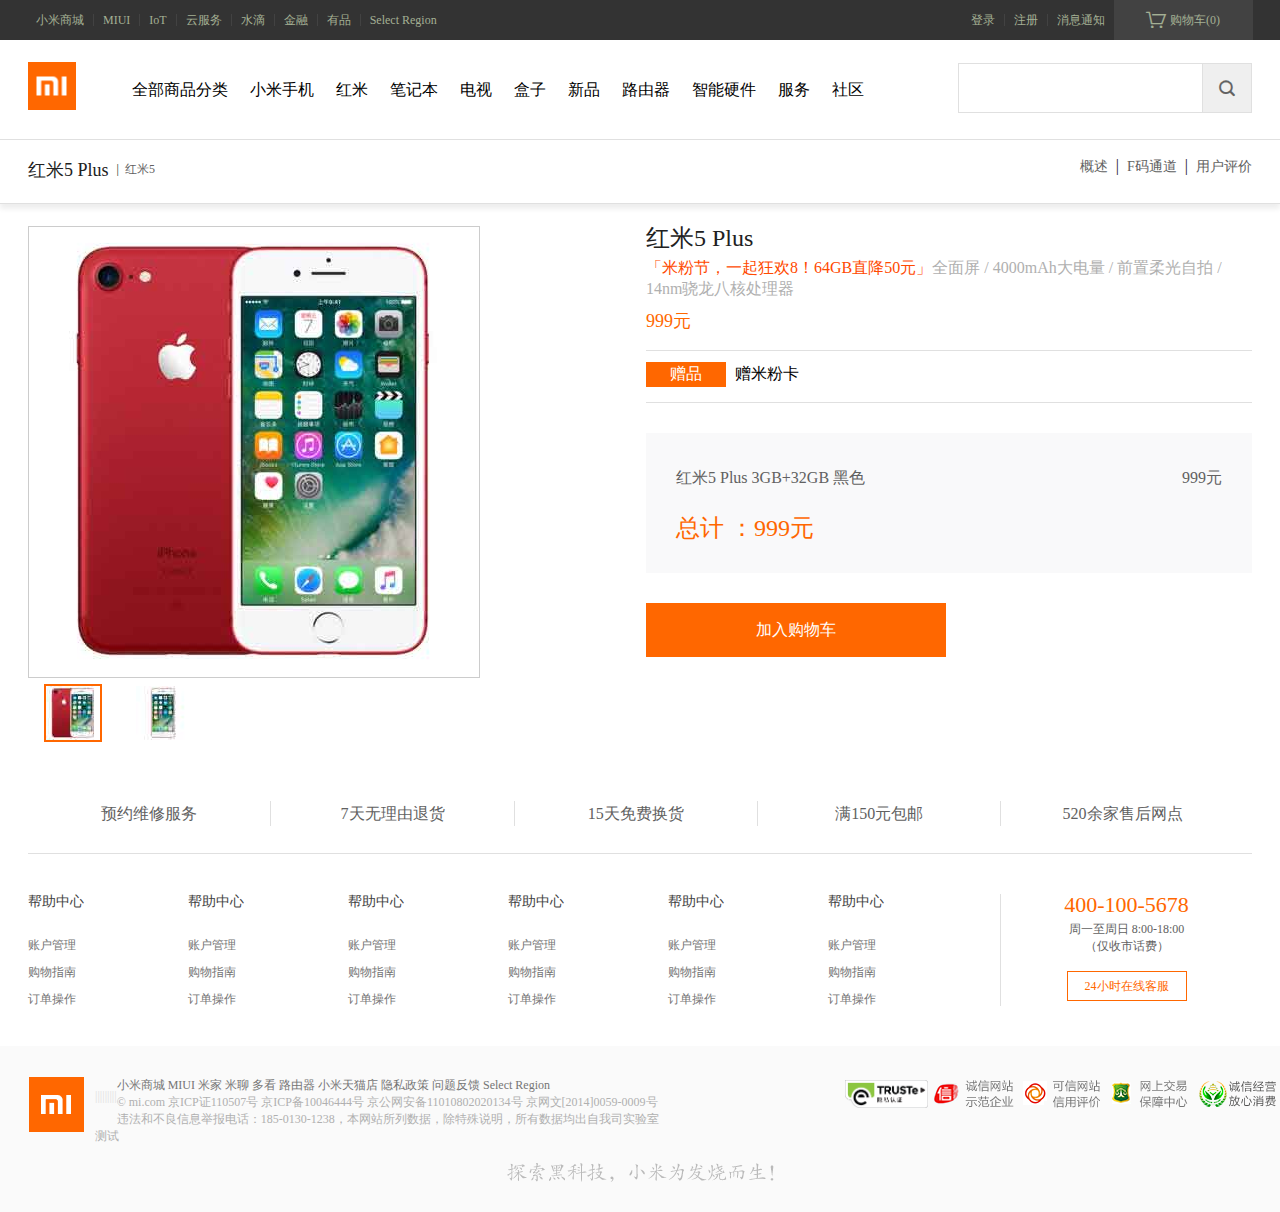
<file: goodsdetails.html>
<!DOCTYPE html>
<html>

	<head>
		<meta charset="UTF-8">
		<title>手机详情</title>
		<link type="text/css" rel="stylesheet" href="css/details.css" />
		<link type="text/css" rel="stylesheet" href="css/magnifier.css" />
		<link type="text/css" rel="stylesheet" href="css/font-awesome-4.7.0/css/font-awesome.min.css">
		<script type="text/javascript" src="js/jquery-1.7.2.min.js"></script>
		<script type="text/javascript" src="js/jquery.cookie.js"></script>
		<script type="text/javascript" src="js/cookie.js"></script>
		<!--<script type="text/javascript" src="js/gzyautoplay1.js"></script>-->
		<!--<script type="text/javascript" src="js/magnifier.js"></script>-->
	</head>

	<body>
		<div class="detailsfixsu">
			<div class="daohang">
				<ul>
					<li>
						<a href="index.html">小米商城</a>
					</li>
					<li>
						<a href="#">MIUI</a>
					</li>
					<li>
						<a href="#">IoT</a>
					</li>
					<li>
						<a href="#">云服务</a>
					</li>
					<li>
						<a href="#">水滴</a>
					</li>
					<li>
						<a href="#">金融</a>
					</li>
					<li>
						<a href="#">有品</a>
					</li>
					<li>
						<a href="#" style="border-right: none;">Select Region</a>
					</li>
					<li id="gouwucheli">
						<a id="gouwuche" href="shopcart.html" target="_blank"><i class="iconfont">&#xe634;</i><span>购物车(0)</span></a>
											<div class="gouwucheshangpin">
						<!--<div class="shoploading">购物车中还没有商品，赶紧选购吧！</div>-->
						<ul id="shopitem-list" class="clearfix">
							<li>
								<div class="clearfix shopitem">
									<a href="###" class="itemthumb">
										<img src="images/1s.jpg" />
									</a>
									<a href="###" class="itemname">红米5A 全网通版 3GB内存 32GB 铂银灰 32GB</a>
									<span class="itemprice">699元 × 1</span>
									<a href="javascript:void(0);" class="itemdel"><i class="iconfont">&#xe638;</i></a>
								</div>
							</li>
						</ul>
						<div class="shopbottom">
							<span class="shopbottom1">共
								<em>1</em> 件商品
								<span class="shopbottom2">
									<em style="font-size: 24px;line-height: 1;color: #ff6700;">699</em>元
								</span>
							</span>
							<a target="_blank" href="shopcart.html" class="addcart">去购物车结算</a>
						</div>
					</div>
					</li>
					<li id="you2">
						<a href="#" style="border-right: none;">消息通知</a>
					</li>
					<span id="currentuser">
                  	<li id="you1"><a href="login.html">注册</a></li>
                    <li id="you"><a href="login.html">登录</a></li>
                </span>
				</ul>
			</div>
			<!--<div>
			
			<div class="detailsfix"></div>
		</div>-->
			<div class="detailsbox" style="background: white;">
				<div class="mi">
					<!--<a href="#"><img class="mitu" src="images/MI.gif" /></a>-->
					<div class="shophead2" style="margin-top: 0;">
						<a href="index.html" class="shophead22" style="height: 48px;padding: 0;">
						</a>
					</div>
					<li>
						<a href="#">全部商品分类</a>
					</li>
					<li>
						<a href="#">小米手机</a>
					</li>
					<li>
						<a href="#">红米</a>
					</li>
					<li>
						<a href="#">笔记本</a>
					</li>
					<li>
						<a href="#">电视</a>
					</li>
					<li>
						<a href="#">盒子</a>
					</li>
					<li>
						<a href="#">新品</a>
					</li>
					<li>
						<a href="#">路由器</a>
					</li>
					<li>
						<a href="#">智能硬件</a>
					</li>
					<li>
						<a href="#">服务</a>
					</li>
					<li>
						<a href="#">社区</a>
					</li>
					<div style="display: inline" class="biaodan">
						<input type="submit" class="anniu iconfont" value="&#xe611;" />
						<input class="sousuo" type="text" id="sousuotext"/>
					</div>
				</div>
			</div>
			<div class="outer">
				<div class="detailsfix">
					<div class="detailsfix2">
						<div class="detailsfix3">
							<h2>红米5 Plus</h2>
							<div>
								<div class="left">
									<span class="detailsline">|</span>
									<a href="###">红米5</a>
								</div>
								<div class="right">
									<a href="###">概述</a>
									<span class="detailsline">|</span>
									<a href="###">F码通道</a>
									<span class="detailsline">|</span>
									<a href="###">用户评价</a>
								</div>
							</div>
						</div>
					</div>
				</div>
				<div class="detailsfixinner">
					<div class="detailsfix2">
						<div class="detailsfix3">
							<h2>红米5 Plus</h2>
							<div>
								<div class="left">
									<span class="detailsline">|</span>
									<a href="###">红米5</a>
								</div>
								<div class="right">
									<a href="###">概述</a>
									<span class="detailsline">|</span>
									<a href="###">F码通道</a>
									<span class="detailsline">|</span>
									<a href="###">用户评价</a>
								</div>
							</div>
						</div>
					</div>
				</div>
			</div>
		</div>

		<!-- 布局-->
		<div class="baoguo">
			<div class="zoom-box">
				<!-- 容器-->
				<div class="small-box">
					<!-- 小图片容器-->
					<img src="images/1m.jpg" alt="" />
					<div id="center"></div>
					<div class="square">
						<!--<img src="" alt="" />--></div>
					<!-- 鼠标选中框-->
					<div class="mask"></div>
					<!--鼠标悬浮位置 鼠标位置x,y的计算方式决定需要mask-->

				</div>
				<div class="img-list">
					<!-- 图片列表-->
					<ul>
						<li><img class="active" src="images/1s.jpg" alt="" data-small="images/1m.jpg" data-big="images/1b.jpg" /></li>
						<li><img src="images/2s.jpg" alt="" data-small="images/2m.jpg" data-big="images/2b.jpg" /></li>
						<!--<li><img src="images/3s.jpg" alt="" data-small="images/3m.jpg" data-big="images/3b.jpg" /></li>-->
						<!--<li><img src="images/4s.jpg" alt="" data-small="images/4m.jpg" data-big="images/4b.jpg" /></li>-->
					</ul>
				</div>
				<div class="big-box">
					<!-- 放大镜-->
					<img src="images/1b.jpg" alt="" />
				</div>
			</div>
			<div class="detailsnew">
				<h1 class="detailsnew1">红米5 Plus</h1>
				<p class="detailsnew2">
					<font color="#ff4a00">「米粉节，一起狂欢8！64GB直降50元」</font>全面屏 / 4000mAh大电量 / 前置柔光自拍 / 14nm骁龙八核处理器
				</p>
				<span class="detailsnew3">999元</span>
				<div class="detailsnew4">
					<div>
						<ul class="detailsnew5">
							<li>
								<span class="detailsnew6">赠品</span>
								<span class="detailsnew7">赠米粉卡</span>
							</li>
						</ul>
					</div>
				</div>
				<div style="margin-top: 30px;">
					<div class="detailsnew8">
						<ul>
							<li>
								红米5 Plus 3GB+32GB 黑色
								<span>  999元</span>
							</li>
							<li class="totalprice"> 总计 ：999元</li>
						</ul>
					</div>
				</div>
				<ul class="detailsnew9">
					<li onclick="add_cart(this)" data-addsimg="images/1m.jpg">
						<a href="javascript:void(0);" class="detailsnew10">加入购物车</a>
					</li>
				</ul>
			</div>
		</div>
		<div class="footer">
			<div class="service">
				<ul class="service1">
					<li>
						<a href="#">预约维修服务</a>
					</li>
					<li>
						<a href="#">7天无理由退货</a>
					</li>
					<li>
						<a href="#">15天免费换货</a>
					</li>
					<li>
						<a href="#">满150元包邮</a>
					</li>
					<li>
						<a href="#">520余家售后网点</a>
					</li>
				</ul>
			</div>
			<div class="links">
				<dl class="links1">
					<dt>帮助中心</dt>
					<dd>
						<a href="#">账户管理</a>
					</dd>
					<dd>
						<a href="#">购物指南</a>
					</dd>
					<dd>
						<a href="#">订单操作</a>
					</dd>
				</dl>
				<dl class="links1">
					<dt>帮助中心</dt>
					<dd>
						<a href="#">账户管理</a>
					</dd>
					<dd>
						<a href="#">购物指南</a>
					</dd>
					<dd>
						<a href="#">订单操作</a>
					</dd>
				</dl>
				<dl class="links1">
					<dt>帮助中心</dt>
					<dd>
						<a href="#">账户管理</a>
					</dd>
					<dd>
						<a href="#">购物指南</a>
					</dd>
					<dd>
						<a href="#">订单操作</a>
					</dd>
				</dl>
				<dl class="links1">
					<dt>帮助中心</dt>
					<dd>
						<a href="#">账户管理</a>
					</dd>
					<dd>
						<a href="#">购物指南</a>
					</dd>
					<dd>
						<a href="#">订单操作</a>
					</dd>
				</dl>
				<dl class="links1">
					<dt>帮助中心</dt>
					<dd>
						<a href="#">账户管理</a>
					</dd>
					<dd>
						<a href="#">购物指南</a>
					</dd>
					<dd>
						<a href="#">订单操作</a>
					</dd>
				</dl>
				<dl class="links1">
					<dt>帮助中心</dt>
					<dd>
						<a href="#">账户管理</a>
					</dd>
					<dd>
						<a href="#">购物指南</a>
					</dd>
					<dd>
						<a href="#">订单操作</a>
					</dd>
				</dl>
				<div class="rightcontent">
					<p class="phone">400-100-5678</p>
					<p class="address">周一至周日 8:00-18:00<br> （仅收市话费）
					</p>
					<a href="###" class="phone1">24小时在线客服</a>
				</div>
			</div>
		</div>
		<div class="banquan">
			<div style="width: 1252px;height: 57px;">
				<div class="logobottom"> 小米官网 </div>
				<div class="info1">
					<p class="info1_1">
						<a href="#">小米商城</a><span class="sep">|</span>
						<a href="#">MIUI</a><span class="sep">|</span>
						<a href="#">米家</a><span class="sep">|</span>
						<a href="#">米聊</a><span class="sep">|</span>
						<a href="#">多看</a><span class="sep">|</span>
						<a href="#">路由器</a><span class="sep">|</span>
						<a href="#">小米天猫店</a><span class="sep">|</span>
						<a href="#">隐私政策</a><span class="sep">|</span>
						<a href="#">问题反馈</a><span class="sep">|</span>
						<a href="#">Select Region</a>
					</p>
					<p>©
						<a href="#">mi.com</a> 京ICP证110507号
						<a href="#">京ICP备10046444号</a>
						<a href="#">京公网安备11010802020134号 </a>
						<a href="#">京网文[2014]0059-0009号</a> <br> 违法和不良信息举报电话：185-0130-1238，本网站所列数据，除特殊说明，所有数据均出自我司实验室测试
					</p>
				</div>
				<div class="info2">
					<a href="#"><img src="images/truste.png" /></a>
					<a href="#"><img src="images/v-logo-2.png" /></a>
					<a href="#"><img src="images/v-logo-1.png" /></a>
					<a href="#"><img src="images/v-logo-3.png" /></a>
					<a href="#"><img src="images/ba10428a4f9495ac310fd0b5e0cf8370.png" /></a>
				</div>
			</div>
			<div class="guanggao">探索黑科技，小米为发烧而生</div>
		</div>

	</body>
	<script>
		//获取要操作的元素
		var smallbox = document.querySelector('.small-box .mask');
		var smallimg = document.querySelector('.small-box img');
		var square = document.querySelector('.square');
		var bigbox = document.querySelector('.big-box');
		var bigimg = document.querySelector('.big-box img');
		var imgs = document.querySelectorAll('.img-list img');
		var imgArr = ["images/1m.jpg", "images/2m.jpg", "images/3m.jpg", "images/4m.jpg"];
		//鼠标经过图片列表显示被选中，实现图片切换
		for(var i = 0; i < imgs.length; i++) { //循环添加事件
			imgs[i].index = i; //此时的单个i只是代表了值
			imgs[i].onmouseover = function() {
				currentImage = imgArr[this.index];
				square.style.backgroundImage = "url(" + currentImage + ")";
				for(var j = 0; j < imgs.length; j++) {
					imgs[j].className = '';
				}
				this.className = 'active'; //先所有置空，再赋值红色边框
				//改变对应的图片链接
				smallimg.src = this.getAttribute('data-small'); //获取自定义属性值
				bigimg.src = this.getAttribute('data-big');
			}
		}
		//鼠标移入放大器显示并设置选中框的大小
		smallbox.onmouseover = function() {
			square.style.display = 'block';
			bigbox.style.display = 'block';
			center.style.display = "block";
			//位置w/smallimg.w = bigbox.w/bigimg.w
			//小镜的大小
			square.style.width = bigbox.offsetWidth * smallimg.offsetWidth / bigimg.offsetWidth + 'px';
			square.style.height = bigbox.offsetHeight * smallimg.offsetHeight / bigimg.offsetHeight + 'px';
		};
		//鼠标移出放大器隐藏
		smallbox.onmouseout = function() {
			square.style.display = 'none';
			bigbox.style.display = 'none';
			center.style.display = "none";
		};

		//放大器移动
		//获取鼠标的位置
		smallbox.onmousemove = function(e) {
			var e = e || event;
			//选中框中心点
			var x = e.offsetX - square.offsetWidth / 2;
			var y = e.offsetY - square.offsetHeight / 2;

			if(x < 0) {
				x = 0;
			}
			if(x > smallbox.offsetWidth - square.offsetWidth) {
				x = smallbox.offsetWidth - square.offsetWidth; //解决右边框超出
			}
			if(y < 0) {
				y = 0;
			}
			if(y > smallbox.offsetHeight - square.offsetHeight) {
				y = smallbox.offsetHeight - square.offsetHeight; //解决下边框超出
			}

			//给选中框定位
			square.style.left = x + 'px';
			square.style.top = y + 'px';
			square.style.backgroundPosition = -x + "px " + -y + "px";

			//给放大器定位  x/? = smallimg.w/bigimg.w
			bigimg.style.top = -y * bigimg.offsetWidth / smallimg.offsetWidth + 'px';
			bigimg.style.left = -x * bigimg.offsetHeight / smallimg.offsetHeight + 'px';

		};

//		//通过名称查找某个元素
//		function $(name) {
//			return document.querySelector(name);
//		}
//		//通过名称查找相同的一组数据
//		function $all(name) {
//			return document.querySelectorAll(name);
//		}


//出现的问题：不能自定义，会和jq冲突
	</script>

</html>
<script>
	//吸顶
	var tops = document.querySelector(".detailsfixsu");
	var nav = document.querySelector(".detailsfixinner");
	//  alert(tops.offsetHeight);
	window.onscroll = function() {
		var sTop = document.body.scrollTop || document.documentElement.scrollTop;
		if(sTop >= tops.offsetHeight) {
			//          nav.style.position = "fixed";
			//          nav.style.WebkitTransition=nav.style.transition = 'all 5s';
			//          nav.style.left = "0";
			nav.style.top = "0";
			nav.style.marginTop = "0";
			nav.style.boxShadow = "0px 5px 5px rgba(0,0,0,0.07)";
		} else {
			//          nav.style.position = "relative";
			//          nav.style.top = "139px";
			nav.style.top = "-10px";
			nav.style.marginTop = "-60px";
			nav.style.boxShadow = "none";
		}
	}
	//		alert(document.cookie);
	if(document.cookie) {
		var userstatus = $.cookie("username"); //取cookie中的值
		var loginstatus = $.cookie("loginstatus");
		var currentuser = document.getElementById("currentuser");

		if('loginstatus' && 'userstatus') { //一小时之内不用重复登录
			//  if($_GET['del']){ //清除cookie
			//      setcookie('username','',time()-3600);
			//      setcookie('password','',time()-3600); 
			//      setcookie('loginstatus','',time()-3600); 
			//      window.location.href="index.html";
			//  }
			//  $("#currentuser").innerHTML="'欢迎您''.$userstatus.''<a href="index.html?del=1">登出</a>'";//登录成功的状态
			//$("#currentuser").html(userstatus);
			currentuser.innerHTML = `<div id="currentuser">您好，${userstatus}&nbsp;<a href="currentuser.php?del=1">登出</a></div>`;
			//alert(userstatus);
			//  echo $user.' welcome, <a href="login.php?del=1">log out</a>';
		}
	}
	//alert('userstatus');
	    function add_cart(_this){

		var sname=$(_this).parent().parent().find("h1").text();
		alert(sname);
		var sprice=$(_this).parent().parent().find("span").text();
		var simg=$(_this).attr("data-addsimg");
//var sname=1;
	    	var ajax=new XMLHttpRequest();
		ajax.open("POST","additem.php",true);//
		ajax.setRequestHeader("Content-type","application/x-www-form-urlencoded");
		ajax.send("sname="+encodeURI(sname)+"&sprice="+sprice+"&simg="+simg);
		ajax.onreadystatechange=function(){
			if(ajax.status==200&&ajax.readyState==4){
				alert("已加入购物车");
//				var res=ajax.responseText;
//				switch(res){
//					case "1":
//						alert("存在");
//						break;
//					case "2":
//						alert("不存在");
//						break;
//				}
			}
		}
	   }
</script>
</file>
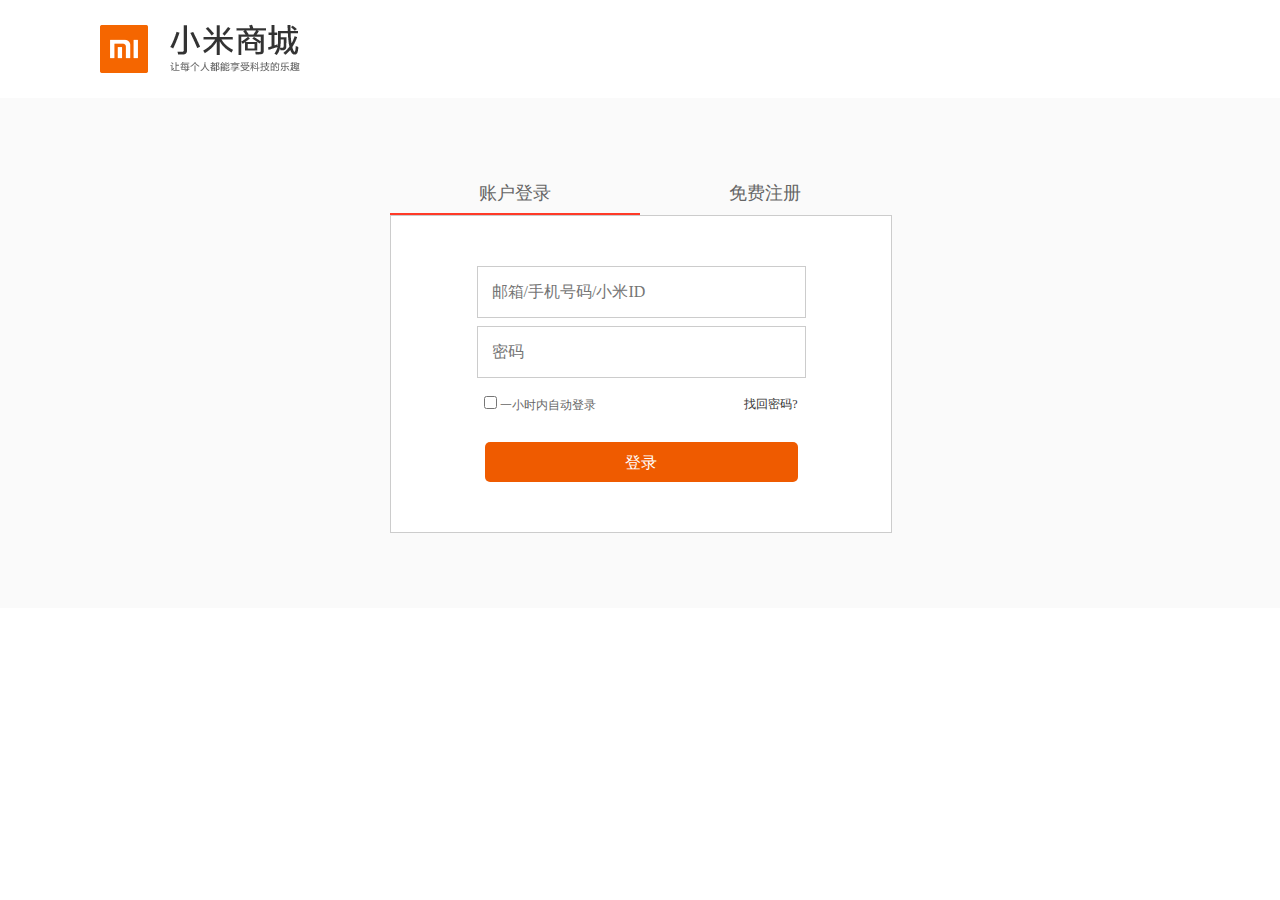
<file: login.html>
<!DOCTYPE html>
<html>

	<head>
		<meta charset="utf-8">
		<meta http-equiv="X-UA-Compatible" content="IE=edge,chrome=1">
		<title>登录</title>
		<meta name="description" content="">
		<meta name="keywords" content="">
		<link href="css/style.css" rel="stylesheet" type="text/css" />
		<link href="css/login.css" rel="stylesheet" type="text/css">
		<script src="js/jquery-1.9.1.min.js" type="text/javascript"></script>
		<script src="js/autoplay.js" type="text/javascript"></script>
		<script src="js/jquery.validate.js"></script>
		<script src="js/login.js"></script>
		
	</head>

	<body>
		<div class="logoheader">
			<a href="index.html"></a>
		</div>
			<div class="clear"></div>
		</div>
		<div class="container">
			<div class="content">
				<div class="loginbox">
					<ul class="hd font18 clear">
						<li class="w241 login cur">账户登录</li>
						<li class="w241 register">免费注册</li>
					</ul>
					<div class="clear"></div>
					<div class="bd">
						<form id="login" action="login.php" method="post">
							<div class="username tbox mb8">
								<!--<label></label>-->
								<input type="text" class="logtext" name="username" value="" placeholder="邮箱/手机号码/小米ID" onFocus="if (this.value==this.defaultValue) this.value='';" onblur="if (this.value=='') this.value=this.defaultValue;">
							</div>
							<div class="pwd tbox">
								<!--<label></label>-->
								<input type="password" class="logtext" name="password" value="" placeholder="密码" onFocus="if (this.value==this.defaultValue) this.value='';" onblur="if (this.value=='') this.value=this.defaultValue;">
							</div>
							<div class="auto-login">
								<span class="autol fl"><input type="checkbox" id="autoch"><label for="autoch">&nbsp;一小时内自动登录</label> </span>
								<a href="###">找回密码?</a>
							</div>
							<input type="submit" class="" value="登录">
						</form>
						<form id="register" action="register.php" method="post">
							<dl>
								<dt for="username">用户名：</dt>
								<dd><input type="text" name="username1" id="username"></dd>
							</dl>
							<dl class="">
								<dt for="password">设置密码：</dt>
								<dd><input type="password" name="password1" id="password"></dd>
							</dl>
							<dl class="">
								<dt for="confirm_password">确认密码：</dt>
								<dd><input type="password" value="" id="confirm_password" name="confirm_password1"></dd>
							</dl>
							<dl class="">
								<dt for="email">邮箱：</dt>
								<dd><input type="email" value="" id="email" name="email"></dd>
							</dl>
							<!--<dl class="">
								<dt>验证码：</dt>
								<dd><input type="text" value="" style="width:150px"></dd>
							</dl>-->
							<input type="submit" value="注册">
						</form>
					</div>
				</div>
				<div class="clear"></div>
			</div>

		</div>
	</body>

</html>
</file>
<file: css/index.css>
@charset "UTF-8";

/* CSS Document */

* {
	margin: 0;
	padding: 0;
}

a {
	text-decoration: none;
}

li {
	list-style: none;
}

img {
	border: 0;
}
input{outline:none} 
html，body {
	width: 100%
}

.daohang {
	width: 1253px;
	height: 40px;
	background: #333;
	clear: both;
	padding-left: 27px;
}

.daohang li>a {
	display: block;
	color: #a4b094;
	border-right: 1px solid #424242;
	line-height: 12px;
	text-align: center;
	font-size: 12px;
	padding-left: 9px;
	padding-right: 9px;
	margin-top: 14px;
}

.daohang li {
	height: 40px;
	float: left;
}

.daohang li a:hover {
	color: white;
}


/*.daohang {
	padding-left: 27px;
}*/

#gouwuche {
	margin-top: 0;
	width: 120px;
	height: 40px;
	line-height: 40px;
	font-size: 12px;
}

#gouwucheli:hover {
	background: white;
	color: #ff6700;
}

#gouwucheli:hover i {
	color: #ff6700;
}

#gouwucheli {
	float: right;
	margin-right: 27px;
	background: #424242;
}


/*#gouwuche span {
	position: absolute;
}*/

#gouwuche i {
	/*margin-left: -40px;*/
	margin-right: 4px;
	font-size: 20px;
	line-height: 20px;
	vertical-align: -4px;
}

#gouwucheli:hover #gouwuche span {
	color: #ff6700;
}

#gouwucheli:hover img {
	color: #ff6700;
}

#you,
#you1,
#you2 {
	float: right;
}

.gouwucheshangpin {
	position: absolute;
	z-index: 12;
	text-align: center;
	background: white;
	height: 0px;
	width: 316px;
	right: 27px;
	/*line-height: 98px;*/
	display: block;
	box-shadow: /*0px 0px 4px grey;*/
	0 10px 10px rgba(0, 0, 0, 0.15);
	font-size: 12px;
	color: black;
	overflow: hidden;
	/*让购物车中的文字不展开时隐藏*/
}


#gouwucheli:hover .gouwucheshangpin {
	padding: 15px 0 0;
	display: block;
	height: auto;
	transition: all 0.2s linear;
	-webkit-transition: all 0.2s linaer;
}
.gouwucheshangpin:after {
	content: " ";
	display: table;
	clear: both!important;
}

.mitu {
	float: left;
	margin-right: 178px;
}

.daohang2 {
	width: 1224px;
	height: auto;
	padding-top: 22px;
	padding-left: 28px;
	padding-right: 28px;
	clear: both;
}

.mi {
	height: 55px;
	width: 1224px;
	margin-bottom: 22px;
}

.mi li {
	float: left;
}

.mi a {
	text-align: center;
	color: black;
	line-height: 55px;
	height: 55px;
	padding-left: 11px;
	padding-right: 11px;
}

.mi li a:hover {
	color: #ff6700;
}

input[type="button"] {
	-webkit-appearance: none;
	appearance: none;
	border-style: none;
	width: 50px;
	height: 50px;
	float: right;
	background: url(../images/sousuo.gif);
	border-bottom: 1px solid #e0e0e0;
	border-top: 1px solid #e0e0e0;
	border-right: 1px solid #e0e0e0;
	margin-top: 1px;
	margin-right: 0px;
	outline: none;
}

input[id="sousuotext"] {
	-webkit-appearance: none;
	appearance: none;
	border-style: none;
	width: 243px;
	height: 48px;
	float: right;
	/*border: 1px solid #e0e0e0;*/
	border-bottom: 1px solid #e0e0e0;
	border-top: 1px solid #e0e0e0;
	border-left: 1px solid #e0e0e0;
	margin-top: 1px;
	font-size: 48px;
	outline: none;
}

.biaodan:hover input[type="text"] {
	border-color: #b0b0b0;
}

.biaodan:hover .anniu {
	border-color: #b0b0b0;
}

.biaodan:active input[type="text"] {
	border-color: #ff6700;
}

.biaodan:active .anniu {
	border-color: #ff6700;
}

.lunbo {
	height: 460px;
	width: 1224px;
	/*		overflow: hidden;*/
	position: relative;
}

.caidan {
	width: 234px;
	height: 460px;
	/*background: #580608;*/
	float: left;
	z-index: 500;
	position: absolute;
	left: 0;
	top: 0;
	background: #333;
	background: rgba(0, 0, 0, 0.6)
}


/*.mohu{
		background: #580608;
		width: 235px;
		height: 460px;
		z-index: 499;
		position: absolute;
		left: 0;
		top: 0;
	}*/

.caidan ul {
	margin-top: 20px;
}

.caidan .caidan2 {
	height: 42px;
	width: 235px;
}

.caidan .caidan2:hover {
	background: #ff6700;
}

.caidan .caidan2 a {
	display: block;
	margin-left: 30px;
	color: white;
	height: 42px;
	line-height: 42px;
	font-size: 14px;
}

.erjicaidan {
	height: 459px;
	width: 795px;
	/*display: inline-block;
		*display:inline; 
zoom:1;*/
	position: absolute;
	background: white;
	left: 234px;
	top: 0px;
	display: none;
	border-top: 1px solid grey;
	box-shadow: 2px 2px 6px grey;
	/*padding-left:20px;
		padding-right: 20px;*/
}

.caidan .caidan2:hover .erjicaidan {
	display: block;
}

.caidan .caidan2 .erjicaidan li {
	float: left;
	width: 258px;
	height: 76px;
	line-height: 76px;
}

.caidan .caidan2 .erjicaidan li a {
	width: 258px;
	height: 76px;
	line-height: 76px;
	color: black;
	text-align: center;
	float: left;
}

.caidan .caidan2 .erjicaidan li a:hover {
	color: #ff6700;
}

.caidan .caidan2 .erjicaidan li span {
	display: block;
	width: 200px;
	height: 76px;
	line-height: 76px;
	text-align: left;
	right: 0;
	float: right;
}

.caidan .caidan2 .erjicaidan li img {
	/*display: block;
		float: left;*/
	margin-right: 10px;
	float: left;
	margin-top: 27px;
}

.yincangdiao {
	overflow: hidden;
	/*隐藏子元素超出父元素的内容*/
}

.pre {
	display: block;
	width: 41px;
	height: 69px;
	position: absolute;
	top: 50%;
	/*z-index: 999;*/
	margin-top: -35px;
	/*text-indent: -9999px;*/
	overflow: hidden;
	_zoom: 1;
	outline: 0;
	left: 234px;
	text-align: center;
	line-height: 89px;
	color: #b0b0b0;
}

.next {
	display: block;
	text-align: center;
	line-height: 89px;
	width: 41px;
	height: 69px;
	position: absolute;
	top: 50%;
	/*z-index: 999;*/
	color: #b0b0b0;
	margin-top: -35px;
	/*text-indent: -9999px;*/
	overflow: hidden;
	_zoom: 1;
	outline: 0;
	right: 0;
}

.pre:hover {
	background: rgba(0, 0, 0, 0.5);
}

.next:hover {
	background: rgba(0, 0, 0, 0.5);
}

.caidan2 i {
	color: #b0b0b0;
}

.lunbotu {
	/*background: black;*/
	height: 460px;
	/*	width: 1224px;*/
	overflow: hidden;
	width: 6260px;
	position: relative;
}


/*
.lunbotu a{
	margin-right: 28px;
}
*/

.pot1 {
	float: left;
	position: absolute;
	right: 30px;
	z-index: 9999;
	top: 430px;
	width: 100px;
}

.pot {
	float: left;
	margin: 0 5px;
	border-radius: 10px;
	/*
	background: rgba(0,0,0,0);
	opacity: 0;
	width: 10px;
	height: 10px;
	margin: 0 5px;
*/
	/*	margin-left: 5px;*/
}

.pot {
	display: block;
	border: 2px solid #fff;
	width: 6px;
	height: 6px;
	border-radius: 10px;
	border-color: rgba(255, 255, 255, 0.3);
	/*	margin: 0 5px;*/
	transition: all 0.2s;
	background: rgba(0, 0, 0, 0.4);
	text-indent: -9999px;
	overflow: hidden;
	float: left;
}

.pot2 {
	background: rgba(255, 255, 255, 0.3);
	border-color: rgba(0, 0, 0, 0.5);
	/*	display: block;*/
	/*
	width: 10px;
	height: 10px;
	border-radius: 10px;
*/
	/*
	border: 2px solid #fff;
	width: 6px;
	height: 6px;
	border-radius: 10px;
	margin: 0 5px;
	transition: all 0.2s;
	text-indent: -9999px;
	overflow: hidden;
*/
}

.box {
	float: left;
	margin-right: 28px;
	height: 460px;
	width: 1224px;
	position: absolute;
	/*	overflow: hidden;*/
	/*	margin-right: -28px;*/
}

.pot:hover {
	background: rgba(255, 255, 255, 0.4);
	border-color: rgba(0, 0, 0, 0.4);
	outline: 0;
}

#lunbotu1 {
	height: 460px;
	width: 1224px;
}

.lunbotu img {
	height: 460px;
	width: 1224px;
}

.tuijian {
	margin-top: 14px;
	height: 170px;
	/*background: black;*/
	width: 1224px;
	margin-bottom: 26px;
	position: relative;
}

.tuijian1 {
	float: left;
}

.tuijian2 {
	margin: 0;
	padding: 3px;
	list-style-type: none;
	font-size: 12px;
	text-align: center;
	background: #5f5750;
	height: 164px;
	width: 228px;
}

.tuijian2 a:hover {
	color: #fff;
}

.tuijian2 li {
	position: relative;
	float: left;
	width: 70px;
	height: 82px;
	padding: 0 3px;
}

.tuijian2 a {
	display: block;
	padding-top: 18px;
	text-overflow: ellipsis;
	white-space: nowrap;
	overflow: hidden;
	color: rgba(255, 255, 255, 0.7);
	transition: color .2s;
}

.tuijian2 li:before {
	top: -1px;
	left: 6px;
	width: 64px;
	height: 1px;
	position: absolute;
	content: "";
	background: #665e57;
}

.tuijian2 li.top:before {
	display: none;
}

.tuijian2 li:after {
	top: 6px;
	left: 0;
	width: 1px;
	height: 70px;
	position: absolute;
	content: "";
	background: #665e57;
}

.tuijian2 li.left:after {
	display: none;
}

.tuijian3 {
	width: 990px;
	float: left;
	min-height: 1px;
}

.tuijian3_1 {
	margin: 0;
	padding: 0;
}

.tuijian3_1 li {
	float: left;
	width: 316px;
	height: 170px;
	margin-left: 14px;
	-webkit-transition: -webkit-box-shadow .2s linear;
	transition: box-shadow .2s linear;
}

.tuijian3_1 a {
	display: block;
	height: 70px;
}

.tuijian3_1 img {
	width: 316px;
	height: 170px;
}

.biaoti1 {
	margin: 0;
	font-size: 22px;
	line-height: 58px;
	color: #333;
	font-weight: 200;
	-webkit-font-smoothing: antialiased;
}

.biaoti2 {
	position: relative;
	width: 1240px;
	/*变成1240不是1224是因为margin-right*/
	overflow: hidden;
	padding-bottom: 40px;
}

.biaoti3 li {
	float: left;
	height: 300px;
	width: 234px;
	padding-top: 39px;
	text-align: center;
	background: #fafafa;
	-webkit-transition: all .6s;
	transition: all .6s;
	margin-right: 13.5px;
}

.biaoti3_1 {
	border-top: 1px solid #ffac13;
}

.biaoti3_2 {
	border-top: 1px solid #83c44e;
}

.biaoti3_3 {
	border-top: 1px solid #2196f3;
}

.biaoti3_4 {
	border-top: 1px solid #e53935;
}

.biaoti3_5 {
	border-top: 1px solid #00c0a5;
}

.biaoti3_1_1 {
	display: block;
	width: 160px;
	margin: 0 auto 22px;
}

.biaoti3_1_1 {
	width: 160px;
	height: 160px;
}

.biaoti3_1_2 {
	margin: 0 20px 3px;
	font-size: 14px;
	font-weight: 400;
	text-overflow: ellipsis;
	white-space: nowrap;
	overflow: hidden;
}

.biaoti3_1_2 a {
	color: black;
}

.biaoti3_1_3 {
	height: 18px;
	margin: 0 20px 12px;
	font-size: 12px;
	text-overflow: ellipsis;
	white-space: nowrap;
	overflow: hidden;
	color: #b0b0b0;
}

.biaoti3_1_4 {
	margin: 0;
	color: #ff6709;
}

.banquan {
	padding: 30px 28px;
	font-size: 12px;
	background: #fafafa;
}

.guanggao {
	clear: both;
	margin: 30px auto 0;
	width: 267px;
	height: 19px;
	display: block;
	text-align: left;
	text-indent: -9999em;
	overflow: hidden;
	background: url(../images/slogan2016.png) no-repeat center 0;
}

.logobottom {
	float: left;
	width: 57px;
	height: 57px;
	margin-right: 10px;
	background: url(../images/dddd_03.gif) no-repeat 50% 50%;
	display: block;
	text-align: left;
	text-indent: -9999em;
	overflow: hidden;
}

.info1 {
	float: left;
	color: #b0b0b0;
}

.info1 a {
	color: #b0b0b0;
}

.info1_1 {
	margin: 0;
	line-height: 18px;
}

.info1_1 a {
	color: #757575;
}

.sep {
	margin: 0 .25em;
	font-family: sans-serif;
}

.info2 {
	float: right;
	height: 28px;
	margin: 4px 0 0;
}

.info2 img {
	width: auto;
	height: 28px;
	margin-left: 0px;
}

.service {
	padding: 27px 0;
	border-bottom: 1px solid #e0e0e0;
}

.service1 {
	height: 25px;
}

.service1 li {
	float: left;
	width: 19.8%;
	height: 25px;
	border-left: 1px solid #e0e0e0;
	font-size: 16px;
	line-height: 25px;
	text-align: center;
}

.service1 li:first-child {
	border-left: none;
}

.service1 a {
	color: #616161;
	-webkit-transition: color .2s;
	transition: color .2s;
}

.footer {
	width: 1224px;
	margin-left: auto;
	margin-right: auto;
}

.links {
	height: 112px;
	padding: 40px 0;
}

.links1 {
	float: left;
	width: 160px;
	height: 112px;
	margin: 0;
}

.links1 a {
	color: #757575;
}

.links dt {
	margin: -1px 0 26px;
	font-size: 14px;
	line-height: 1.25;
	color: #424242;
}

.links1 dd {
	margin: 10px 0 0;
	font-size: 12px;
}

.rightcontent {
	float: right;
	width: 251px;
	height: 112px;
	border-left: 1px solid #e0e0e0;
	text-align: center;
	color: #616161;
}

.phone {
	margin: 0 0 5px;
	font-size: 22px;
	line-height: 1;
	color: #ff6700;
}

.address {
	margin: 0 0 16px;
	font-size: 12px;
}

.rightcontent .phone1 {
	background: #fff;
	color: #ff6700;
	width: 118px;
	height: 28px;
	font-size: 12px;
	line-height: 28px;
	display: inline-block;
	padding: 0;
	margin: 0;
	border: 1px solid #ff6700;
	text-align: center;
	cursor: pointer;
	-webkit-transition: all .4s;
	transition: all .4s;
}

.rightcontent .phone1:hover {
	background: #ff6700;
	color: white;
}

.container_1 {
	background: #f5f5f5;
	padding-top: 60px;
}

.container {
	width: 1226px;
	margin-right: auto;
	margin-left: auto;
}

.container1 {
	height: 686px;
	margin-bottom: 8px;
}

.container1_1 {
	position: relative;
	height: 58px;
}

.container1_1_1 {
	margin: 0;
	font-size: 22px;
	font-weight: 200;
	line-height: 58px;
	color: #333;
}

.container1_1_2 {
	position: absolute;
	top: 0;
	right: 0;
}

.container1_1_2_1 {
	margin: 0;
	padding: 16px 0 0;
	list-style-type: none;
	font-size: 16px;
}

.container1_1_2_1 li {
	margin: 0 0 0 30px;
	display: inline-block;
	padding: 0;
	transition: border-color .5s;
	cursor: pointer;
	font-weight: 200;
}

.container1_1_2_1 li:hover {
	color: #ff6700;
	border-bottom: 2px solid #ff6700;
}

.container2_1 {
	margin-left: -14px;
}

.container2_1_1 {
	float: left;
	margin-left: 14px;
	min-height: 1px;
	width: 234px;
}

.container2_1_1_1 {
	margin: 0 0 -14px -14px;
	height: 614px;
	padding: 0;
}

.container2_1_1_1 a {
	display: block;
	width: 100%;
	height: 100%;
}

.container2_1_1_2 {
	height: 614px;
	position: relative;
	z-index: 1;
	float: left;
	width: 234px;
	margin-left: 14px;
	margin-bottom: 14px;
	background: #fff;
	-webkit-transition: all .2s linear;
	transition: all .2s linear;
}

.container2_1_1_2 a {
	width: 234px;
	height: 614px;
}

.container2_1_2 {
	width: 972px;
	float: left;
	margin-left: 14px;
	min-height: 1px;
}

.container2_1_2_2 {
	width: 992px;
	height: 614px;
	margin: 0 0 -14px -14px;
}

.container2_1_2_3 {
	height: 246px;
	padding: 34px 0 20px;
	position: relative;
	z-index: 1;
	float: left;
	width: 234px;
	margin-left: 14px;
	margin-bottom: 14px;
	background: #fff;
	-webkit-transition: all .2s linear;
	transition: all .2s linear;
}

.container2_1_1_2:hover {
	box-shadow: 0 15px 30px rgba(0, 0, 0, 0.1);
	transform: translate3d(0, -2px, 0);
}

.container2_1_2_3:hover {
	box-shadow: 0 15px 30px rgba(0, 0, 0, 0.1);
	transform: translate3d(0, -2px, 0);
}

.small:hover {
	box-shadow: 0 15px 30px rgba(0, 0, 0, 0.1);
	transform: translate3d(0, -2px, 0);
}

.container2_1_2_4 {
	width: 150px;
	height: 150px;
	margin: 0 auto 18px;
}

.container2_1_2_4 a {
	display: block;
}

.container2_1_2_4 img {
	width: 150px;
	height: 150px;
	margin: 0 auto 18px;
}

.container2_1_2_5 {
	color: black;
}

.container2_1_2_5 a {
	display: block;
	text-overflow: ellipsis;
	white-space: nowrap;
	overflow: hidden;
	color: black;
	font-size: 14px;
	font-weight: 400;
	text-align: center;
}

.container2_1_2_6 {
	margin: 0 10px 10px;
	height: 18px;
	font-size: 12px;
	text-align: center;
	text-overflow: ellipsis;
	white-space: nowrap;
	overflow: hidden;
	color: #b0b0b0;
}

.container2_1_2_7 {
	font-size: 13px;
	margin: 0 10px 10px;
	text-align: center;
	color: #ff6700;
}

.small {
	height: 93px;
	padding-top: 50px;
	position: relative;
	z-index: 1;
	float: left;
	width: 234px;
	margin-left: 14px;
	margin-bottom: 14px;
	background: #fff;
	-webkit-transition: all .2s linear;
	transition: all .2s linear;
}

.small1 {
	position: absolute;
	right: 20px;
	top: 32px;
	width: 80px;
	height: 80px;
}

.small1 a {
	display: block;
}

.small img {
	width: 80px;
	height: 80px;
}

.small2 {
	margin: -10px 110px 5px 30px;
	font-size: 14px;
	font-weight: 400;
}

.small2 a {
	display: block;
	text-overflow: ellipsis;
	white-space: nowrap;
	overflow: hidden;
	color: black;
}

.small3 {
	margin: 0 110px 0 30px;
	font-size: 14px;
	color: #ff6700;
}

.small4 {
	position: absolute;
	right: 35px;
	top: 48px;
	width: 48px;
	height: 48px;
}

.small4 img {
	width: 48px;
	height: 48px;
}

.small5 {
	display: block;
	margin: 0 110px 0 30px;
	font-size: 18px;
	color: #333;
}

.small5 small {
	display: block;
	font-size: 12px;
	color: #757575;
}

.pingjia {
	position: absolute;
	bottom: 0;
	left: 0;
	z-index: 3;
	width: 174px;
	/*注意减去padding值*/
	height: 0;
	overflow: hidden;
	_zoom: 1;
	font-size: 12px;
	background: #ff6700;
	opacity: 0;
	filter: alpha(opacity=0)\9;
	-webkit-transition: all .2s linear;
	transition: all .2s linear;
	display: block;
	padding: 8px 30px;
	outline: 0;
}

.container2_1_2_3:hover .pingjia {
	height: 76px;
	opacity: 1;
	filter: alpha(opacity=100)\9;
}

.review {
	margin-bottom: 5px;
	color: #fff;
	display: block;
}

.author {
	color: #fff;
	color: rgba(255, 255, 255, 0.6);
	text-overflow: ellipsis;
	white-space: nowrap;
	overflow: hidden;
	_zoom: 1;
}

.tips {
	background-color: #83c44e;
	z-index: 5;
	position: absolute;
	top: 0;
	left: 50%;
	width: 64px;
	height: 20px;
	margin-left: -32px;
	font-size: 12px;
	line-height: 20px;
	text-align: center;
	color: #fff;
}

.tips1 {
	background-color: #e53935;
	z-index: 5;
	position: absolute;
	top: 0;
	left: 50%;
	width: 64px;
	height: 20px;
	margin-left: -32px;
	font-size: 12px;
	line-height: 20px;
	text-align: center;
	color: #fff;
}

.iconfont {
	font-family: "iconfont" !important;
	font-style: normal;
	-webkit-font-smoothing: antialiased;
	-webkit-text-stroke-width: 0.2px;
	-moz-osx-font-smoothing: grayscale;
}

.tuijian2 i {
	display: block;
	height: 24px;
	margin-bottom: 4px;
	font-size: 24px;
	line-height: 24px;
}

@font-face {font-family: "iconfont";
  src: url('iconfont.eot?t=1523439669350'); /* IE9*/
  src: url('iconfont.eot?t=1523439669350#iefix') format('embedded-opentype'), /* IE6-IE8 */
  url('[data-uri]') format('woff'),
  url('iconfont.ttf?t=1523439669350') format('truetype'), /* chrome, firefox, opera, Safari, Android, iOS 4.2+*/
  url('iconfont.svg?t=1523439669350#iconfont') format('svg'); /* iOS 4.1- */
}


/*.iconfont {
  font-family:"iconfont" !important;
  font-size:16px;
  font-style:normal;
  -webkit-font-smoothing: antialiased;
  -moz-osx-font-smoothing: grayscale;
}*/

.icon-sousuo5:before {
	content: "\e611";
}

.icon-youjiantou1:before {
	content: "\e628";
}

.icon-gouwuche:before {
	content: "\e634";
}

.caidan2 i {
	position: absolute;
	right: 20px;
}

#currentuser {
	float: right;
	color: #a4b094;
	height: 40px;
	font-size: 12px;
	line-height: 40px;
}

#currentuser a {
	color: #a4b094;
}

#currentuser a:hover {
	color: white;
}

.anniu {
	-webkit-appearance: none;
	appearance: none;
	border-style: none;
	width: 50px;
	height: 50px;
	float: right;
	/*background: url(../images/sousuo.gif);*/
	/*border-bottom: 1px solid #e0e0e0;
    border-top: 1px solid #e0e0e0;
    border-right: 1px solid #e0e0e0;*/
	border: 1px solid #e0e0e0;
	margin-top: 1px;
	margin-right: 0px;
	outline: none;
	font-size: 18px;
	color: #616161;
}

.anniu:hover {
	background-color: #ff6700;
	border-color: #ff6700!important;
	color: white;
}

.shopbottom {
	padding: 15px 20px;
	background: #FAFAFA;
	/*width: 316px;*/
	height: auto;
	text-align: left!important;
}
.shopbottom:after {
	content: " ";
	display: table;
	clear: both!important;
}
.shopbottom1 {
	float: left;
	width: 135px;
	color: #757575;
}

.shopbottom1 em {
	color: #757575;
	font-style: normal;
}

.shopbottom2 {
	display: block;
	font-weight: 400;
	color: #ff6700;
	font-size: 12px;
}

.addcart {
	float: right;
	height: 38px;
	padding: 0!important;
	margin: 0;
	/*border: 1px solid #b0b0b0!important;*/
	border: none!important;
	font-size: 14px!important;
	line-height: 38px!important;
	text-align: center!important;
	/*color: #b0b0b0;*/
	cursor: pointer;
	-webkit-transition: all .4s;
	transition: all .4s float: right;
	width: 130px;
	line-height: 40px;
	color: #f5f5f5!important;
	background: #ff6700;
	margin-top:0 !important;
}

.addcart:hover {
	border-color: #f25807!important;
}

.addcart:active {
	box-shadow: inset 0 2px 4px rgba(0, 0, 0, 0.18);
}
.shopitem-list{
	margin: 0;
padding: 0;
list-style-type: none;
font-size: 12px;
color: #424242;
}
#shopitem-list li{
	position: relative;
height: 80px;
padding: 0 20px;
width: 274px;
}
.clearfix{
	
}
.clearfix:after{
	content: "";
	display: table;
	clear: both;
}
.shopitem{
	position: relative;
height: 60px;
padding: 10px 0;
line-height: 20px;
}
#shopitem-list .itemthumb{
	line-height: 20px;
	float: left;
margin-right: 10px;
}
#shopitem-list .itemthumb img{
	width: 60px;
height: 60px;
border: 0;
}
#shopitem-list .itemname{
	float: left;
	width: 95px;
height: 40px;
margin: 10px 0;
color: #424242;
overflow: hidden;
}
#shopitem-list .itemprice{
	float: right;
	margin: 10px 20px 0 5px;
}
#shopitem-list .itemdel{
	display: block;
	position: absolute;
top: 21px;
right: 0;
}
#shopitem-list .itemdel i{
	font-size: 16px;
line-height: 16px;

}
</file>
<file: css/details.css>
@charset "UTF-8";

/* CSS Document */

* {
	margin: 0;
	padding: 0;
}

a {
	text-decoration: none;
	cursor: pointer;
	color: #757575;
}

li {
	list-style: none;
}

img {
	border: 0;
}

html，body {
	width: 100%
}
input{
	outline:none;
} 
.daohang {
	width: 1253px;
	height: 40px;
	background: #333;
	clear: both;
	padding-left: 27px;
}

.daohang li>a {
	display: block;
	color: #a4b094;
	border-right: 1px solid #424242;
	line-height: 12px;
	text-align: center;
	font-size: 12px;
	padding-left: 9px;
	padding-right: 9px;
	margin-top: 14px;
}

.daohang li {
	height: 40px;
	float: left;
}

.daohang li a:hover {
	color: white;
}

#gouwuche {
	margin-top: 0;
	width: 120px;
	height: 40px;
	line-height: 40px;
	font-size: 12px;
}

#gouwucheli:hover {
	background: white;
	color: #ff6700;
}

#gouwucheli:hover i {
	color: #ff6700;
}

#gouwucheli {
	float: right;
	margin-right: 27px;
	background: #424242;
}


/*#gouwuche span {
	position: absolute;
}*/

#gouwuche i {
	/*margin-left: -40px;*/
	margin-right: 4px;
	font-size: 20px;
	line-height: 20px;
	vertical-align: -4px;
}

#gouwucheli:hover #gouwuche span {
	color: #ff6700;
}

#gouwucheli:hover img {
	color: #ff6700;
}

#you,
#you1,
#you2 {
	float: right;
}

.gouwucheshangpin {
	position: absolute;
	z-index: 12;
	text-align: center;
	background: white;
	height: 0px;
	width: 310px;
	right: 27px;
	/*line-height: 98px;*/
	display: block;
	box-shadow: /*0px 0px 4px grey;*/
	0 10px 10px rgba(0, 0, 0, 0.15);
	font-size: 12px;
	color: black;
	overflow: hidden;
	/*让购物车中的文字不展开时隐藏*/
}

#gouwucheli:hover .gouwucheshangpin {
	padding: 15px 0 0;
	display: block;
	height: auto;
	transition: all 0.2s linear;
	-webkit-transition: all 0.2s linaer;
}
.gouwucheshangpin:after {
	content: " ";
	display: table;
	clear: both!important;
}


.mitu {
	float: left;
	margin-right: 80px;
}

.iconfont {
	font-family: "iconfont" !important;
	font-style: normal;
	-webkit-font-smoothing: antialiased;
	-webkit-text-stroke-width: 0.2px;
	-moz-osx-font-smoothing: grayscale;
}

@font-face {font-family: "iconfont";
  src: url('iconfont.eot?t=1523496942437'); /* IE9*/
  src: url('iconfont.eot?t=1523496942437#iefix') format('embedded-opentype'), /* IE6-IE8 */
  url('[data-uri]') format('woff'),
  url('iconfont.ttf?t=1523496942437') format('truetype'), /* chrome, firefox, opera, Safari, Android, iOS 4.2+*/
  url('iconfont.svg?t=1523496942437#iconfont') format('svg'); /* iOS 4.1- */
}

.icon-jiarugouwuche:before { content: "\e616"; }

.icon-sousuo5:before { content: "\e611"; }

.icon-youjiantou1:before { content: "\e628"; }

.icon-shachu-xue:before { content: "\e638"; }

.icon-jiahao:before { content: "\e607"; }

.icon-jianhao:before { content: "\e608"; }

.icon-gouwuche:before { content: "\e634"; }

#currentuser {
	float: right;
	color: #a4b094;
	height: 40px;
	font-size: 12px;
	line-height: 40px;
}

#currentuser a {
	color: #a4b094;
}

#currentuser a:hover {
	color: white;
}

#currentuser1 {
	float: right;
	color: #a4b094;
	height: 40px;
	font-size: 12px;
	line-height: 40px;
}

#currentuser1 a {
	color: #a4b094;
}

#currentuser1 a:hover {
	color: #ff6700;
}

.footer {
	width: 1224px;
	margin-left: auto;
	margin-right: auto;
}

.service {
	padding: 27px 0;
	border-bottom: 1px solid #e0e0e0;
}

.service {
	padding: 27px 0;
	border-bottom: 1px solid #e0e0e0;
}

.links {
	height: 112px;
	padding: 40px 0;
}

.banquan {
	padding: 30px 28px;
	font-size: 12px;
	background: #fafafa;
}

.service1 {
	height: 25px;
}

.service1 li {
	float: left;
	width: 19.8%;
	height: 25px;
	border-left: 1px solid #e0e0e0;
	font-size: 16px;
	line-height: 25px;
	text-align: center;
}

.service1 li:first-child {
	border-left: none;
}

.service1 a {
	color: #616161;
	-webkit-transition: color .2s;
	transition: color .2s;
}

.links1 {
	float: left;
	width: 160px;
	height: 112px;
	margin: 0;
}

.links1 a {
	color: #757575;
}

.links dt {
	margin: -1px 0 26px;
	font-size: 14px;
	line-height: 1.25;
	color: #424242;
}

.links1 dd {
	margin: 10px 0 0;
	font-size: 12px;
}

.rightcontent {
	float: right;
	width: 251px;
	height: 112px;
	border-left: 1px solid #e0e0e0;
	text-align: center;
	color: #616161;
}

.phone {
	margin: 0 0 5px;
	font-size: 22px;
	line-height: 1;
	color: #ff6700;
}

.address {
	margin: 0 0 16px;
	font-size: 12px;
}

.rightcontent .phone1 {
	background: #fff;
	color: #ff6700;
	width: 118px;
	height: 28px;
	font-size: 12px;
	line-height: 28px;
	display: inline-block;
	padding: 0;
	margin: 0;
	border: 1px solid #ff6700;
	text-align: center;
	cursor: pointer;
	-webkit-transition: all .4s;
	transition: all .4s;
}

.rightcontent .phone1:hover {
	background: #ff6700;
	color: white;
}

.logobottom {
	float: left;
	width: 57px;
	height: 57px;
	margin-right: 10px;
	background: url(../images/dddd_03.gif) no-repeat 50% 50%;
	display: block;
	text-align: left;
	text-indent: -9999em;
	overflow: hidden;
}

.info1 {
	float: left;
	color: #b0b0b0;
}

.info1 a {
	color: #b0b0b0;
}

.info1_1 {
	margin: 0;
	line-height: 18px;
}

.info1_1 a {
	color: #757575;
}

.info2 {
	float: right;
	height: 28px;
	margin: 4px 0 0;
}

.info2 img {
	width: auto;
	height: 28px;
	margin-left: 0px;
}

.guanggao {
	clear: both;
	margin: 30px auto 0;
	width: 267px;
	height: 19px;
	display: block;
	text-align: left;
	text-indent: -9999em;
	overflow: hidden;
	background: url(../images/slogan2016.png) no-repeat center 0;
}

.detailsbox {
	width: 1224px;
	height: auto;
	padding-top: 22px;
	padding-left: 28px;
	padding-right: 28px;
	clear: both;
	background: #f5f5f5;
}

.mi {
	height: 55px;
	width: 1224px;
	margin-bottom: 22px;
}

.mi li {
	float: left;
}

.mi a {
	text-align: center;
	color: black;
	line-height: 55px;
	height: 55px;
	padding-left: 11px;
	padding-right: 11px;
}

.mi li a:hover {
	color: #ff6700;
}
/*
input[type="button"] {
	-webkit-appearance: none;
	appearance: none;
	border-style: none;
	width: 50px;
	height: 50px;
	float: right;
	background: url(../images/sousuo.gif);
	border-bottom: 1px solid #e0e0e0;
	border-top: 1px solid #e0e0e0;
	border-right: 1px solid #e0e0e0;
	margin-top: 1px;
	margin-right: 0px;
	outline: none;
}*/

input[id="sousuotext"] {
	-webkit-appearance: none;
	appearance: none;
	border-style: none;
	width: 243px;
	height: 48px;
	float: right;
	/*border: 1px solid #e0e0e0;*/
	border-bottom: 1px solid #e0e0e0;
	border-top: 1px solid #e0e0e0;
	border-left: 1px solid #e0e0e0;
	margin-top: 1px;
	font-size: 48px;
	outline: none;
}

.biaodan:hover input[type="text"] {
	border-color: #b0b0b0;
}

.biaodan:hover .anniu {
	border-color: #b0b0b0;
}

.biaodan:active input[type="text"] {
	border-color: #ff6700;
}

.biaodan:active .anniu {
	border-color: #ff6700;
}

.lunbo {
	height: 620px;
	width: 1280px;
	/*		overflow: hidden;*/
	position: relative;
	margin-left: -28px;
}

.yincangdiao {
	overflow: hidden;
	/*隐藏子元素超出父元素的内容*/
}

.pre {
	display: block;
	width: 41px;
	height: 69px;
	position: absolute;
	top: 50%;
	/*z-index: 999;*/
	margin-top: -35px;
	/*text-indent: -9999px;*/
	overflow: hidden;
	_zoom: 1;
	outline: 0;
	/*left: 234px;*/
	text-align: center;
	line-height: 89px;
	color: #b0b0b0;
	left: 20px;
}

.next {
	display: block;
	text-align: center;
	line-height: 89px;
	width: 41px;
	height: 69px;
	position: absolute;
	top: 50%;
	/*z-index: 999;*/
	color: #b0b0b0;
	margin-top: -35px;
	/*text-indent: -9999px;*/
	overflow: hidden;
	_zoom: 1;
	outline: 0;
	right: 20px;
}

.pre:hover {
	background: rgba(0, 0, 0, 0.5);
}

.next:hover {
	background: rgba(0, 0, 0, 0.5);
}

.lunbotu {
	/*background: black;*/
	height: 620px;
	width: 1280px;
	overflow: hidden;
	width: 100%;
	position: relative;
}


/*float: left;
	margin-right: 28px;
	height: 620px;
	width: 1280px;
	position:absolute;
/*	overflow: hidden;*/


/*	margin-right: -28px;*/


}
*/ .lunbotu .box a {
	position: relative;
	display: block;
	height: 100%;
}
.detailsbox2 {
	/*display: block;*/
	
	left: 50%;
	top: 0;
	position: absolute;
	max-width: none;
}
.pot1 {
	float: left;
	position: absolute;
	/*right: 30px;*/
	
	z-index: 9999;
	bottom: 24px;
	left: 48.5%;
	width: 100px;
}
.pot {
	float: left;
	margin: 0 5px;
	border-radius: 10px;
	/*
	background: rgba(0,0,0,0);
	opacity: 0;
	width: 10px;
	height: 10px;
	margin: 0 5px;
*/
	/*	margin-left: 5px;*/
}
.pot {
	display: block;
	border: 2px solid #fff;
	width: 6px;
	height: 6px;
	border-radius: 10px;
	border-color: rgba(255, 255, 255, 0.3);
	/*	margin: 0 5px;*/
	
	transition: all 0.2s;
	background: rgba(0, 0, 0, 0.4);
	text-indent: -9999px;
	overflow: hidden;
	float: left;
}
.pot2 {
	background: rgba(255, 255, 255, 0.3);
	border-color: rgba(0, 0, 0, 0.5);
	/*	display: block;*/
	/*
	width: 10px;
	height: 10px;
	border-radius: 10px;
*/
	/*
	border: 2px solid #fff;
	width: 6px;
	height: 6px;
	border-radius: 10px;
	margin: 0 5px;
	transition: all 0.2s;
	text-indent: -9999px;
	overflow: hidden;
*/
}
.box {
	float: left;
	margin-right: 28px;
	height: 620px;
	width: 1280px;
	position: absolute;
	/*	overflow: hidden;*/
	/*	margin-right: -28px;*/
}
.pot:hover {
	background: rgba(255, 255, 255, 0.4);
	border-color: rgba(0, 0, 0, 0.4);
	outline: 0;
}
.detailstitle {
	width: 1226px;
	margin-right: auto;
	margin-left: auto;
	position: relative;
	z-index: 5;
	clear: both;
}
.detailstitle h2 {
	line-height: 64px;
	margin: 0;
	padding-top: 4px;
	color: #333;
	font-size: 24px;
	font-weight: normal;
}
.detailsproduct {
	height: 434px;
	width: 1226px;
	margin-right: auto;
	margin-left: auto;
	clear: both;
}
.detailsproduct2 {
	position: relative;
	height: 100%;
	background: #fff;
	transition: all .2s linear;
	-webkit-transition: all .2s linear;
}
.detailsproduct2:hover {
	-webkit-box-shadow: 0 15px 30px rgba(0, 0, 0, 0.1);
	box-shadow: 0 15px 30px rgba(0, 0, 0, 0.1);
	-webkit-transform: translate3d(0, -5px, 0);
	transform: translate3d(0, -5px, 0);
	z-index: 3;
	transition: all .2s linear;
	-webkit-transition: all .2s linear;
}
.detailsproduct3 {
	width: 854px;
	height: 100%;
}
.detailsproduct3 img {
	display: block;
	width: 100%;
	height: 100%;
}
.detailscontent {
	position: absolute;
	left: 916px;
	top: 94px;
	bottom: 0;
	width: 270px;
}
.detailscontent1 {
	line-height: 32px;
	margin: 0;
	font-weight: normal;
}
.detailscontent1 a {
	color: rgba(51, 51, 51, 0.9);
	font-size: 32px;
}
.detailscontent .desc {
	width: 270px;
	line-height: 22px;
	min-height: 44px;
	margin: 4px 0 0;
	color: #333333;
	color: rgba(51, 51, 51, 0.7);
	font-size: 14px;
}
.detailscontent .price {
	line-height: 45px;
	margin: 17px 0 0;
	color: #ff6700;
	font-size: 12px;
	font-weight: bold;
}
.detailscontent .price strong {
	font-family: "pricefont", "Helvetica Neue", Helvetica, Arial, "Microsoft Yahei", "Hiragino Sans GB", "Heiti SC", "WenQuanYi Micro Hei", sans-serif;
	font-weight: normal;
	font-size: 32px;
	letter-spacing: -2px;
}
.detailscontent .link {
	position: absolute;
	left: 0;
	bottom: 62px;
	margin: 0;
}
.detailscontent .link a {
	color: rgba(51, 51, 51, 0.7);
}
.detailsblank {
	height: 14px;
	width: 1226px;
	margin-right: auto;
	margin-left: auto;
}
.detailsproductmed {
	height: 482px;
	width: 1226px;
	margin-right: auto;
	margin-left: auto;
}
.row {
	height: 100%;
	margin-left: -14px;
}
.detailsproductmed1 {
	text-align: left;
	position: relative;
	height: 100%;
	background: #fff;
	text-align: center;
	transition: all .2s linear;
	width: 606px;
	float: left;
	margin-left: 14px;
	min-height: 1px;
}
.detailsproductmed1:hover {
	-webkit-box-shadow: 0 15px 30px rgba(0, 0, 0, 0.1);
	box-shadow: 0 15px 30px rgba(0, 0, 0, 0.1);
	-webkit-transform: translate3d(0, -5px, 0);
	transform: translate3d(0, -5px, 0);
	z-index: 3;
	transition: all .2s linear;
	-webkit-transition: all .2s linear;
}
.row .detailsproductmed1 .figure {
	height: 358px;
	width: 100%;
}
.row .detailsproductmed1 .figure img {
	display: block;
	width: 100%;
	height: 100%;
}
.row .detailsproductmed1 .title {
	line-height: 26px;
	margin: 38px 0 0 48px;
	/*line-height: 20px;*/
	/*margin: 18px 0 0;*/
	
	font-weight: normal;
	white-space: nowrap;
	text-overflow: ellipsis;
	overflow: hidden;
	text-align: left;
}
.row .detailsproductmed1 .title a {
	color: rgba(51, 51, 51, 0.9);
	font-size: 24px;
}
.row .detailsproductmed1 .desc {
	line-height: 18px;
	margin: 3px 0 0 48px;
	color: rgba(51, 51, 51, 0.7);
	font-size: 14px;
	text-align: left;
}
.row .detailsproductmed1 .price {
	position: absolute;
	right: 48px;
	bottom: 30px;
	margin: 0;
	line-height: 30px;
	/*margin: 9px 0 0;*/
	
	color: #ff6700;
	font-size: 12px;
	font-weight: bold;
}
.row .detailsproductmed1 .price del {
	color: rgba(51, 51, 51, 0.6)!important;
	line-height: 30px;
	margin: 9px 0 0;
	color: #ff6700;
	font-size: 12px;
	font-weight: bold;
}
.row .detailsproductmed1 .price strong {
	font-size: 30px;
	font-family: "pricefont", "Helvetica Neue", Helvetica, Arial, "Microsoft Yahei", "Hiragino Sans GB", "Heiti SC", "WenQuanYi Micro Hei", sans-serif;
	font-weight: normal;
}
.detailsproductsm {
	height: 376px;
	width: 1226px;
	margin-right: auto;
	margin-left: auto;
}
.detailsproductsm1:hover {
	-webkit-box-shadow: 0 15px 30px rgba(0, 0, 0, 0.1);
	box-shadow: 0 15px 30px rgba(0, 0, 0, 0.1);
	-webkit-transform: translate3d(0, -5px, 0);
	transform: translate3d(0, -5px, 0);
	z-index: 3;
	transition: all .2s linear;
	-webkit-transition: all .2s linear;
}
.smrow {
	height: 100%;
	margin-left: -14px;
}
.detailsproductsm1 {
	width: 400px;
	margin-right: -1px;
	position: relative;
	height: 100%;
	background: #fff;
	text-align: center;
	-webkit-transition: all .2s linear;
	transition: all .2s linear;
	float: left;
	margin-left: 14px;
	min-height: 1px;
}
.smfigure {
	height: 266px;
	width: 100%;
	text-align: center;
}
.smfigure img {
	display: block;
	width: 100%;
	height: 100%;
}
.smtitle {
	line-height: 20px;
	margin: 18px 0 0;
	font-weight: normal;
	white-space: nowrap;
	text-overflow: ellipsis;
	overflow: hidden;
	text-align: center;
}
.smtitle a {
	font-size: 20px;
	color: rgba(51, 51, 51, 0.9);
}
.smdesc {
	line-height: 14px;
	margin: 6px 0 0;
	/*color: #333333;*/
	
	color: rgba(51, 51, 51, 0.7);
	font-size: 14px;
}
.smprice {
	line-height: 30px;
	margin: 9px 0 0;
	color: #ff6700;
	font-size: 12px;
	font-weight: bold;
}
.smprice strong {
	font-family: "pricefont", "Helvetica Neue", Helvetica, Arial, "Microsoft Yahei", "Hiragino Sans GB", "Heiti SC", "WenQuanYi Micro Hei", sans-serif;
	font-weight: normal;
	font-size: 24px;
}
.smprice del {
	color: rgba(51, 51, 51, 0.6);
	line-height: 30px;
	margin: 9px 0 0;
	/*color: #ff6700;*/
	
	font-size: 12px;
	font-weight: bold;
}
.detailsbuy {
	position: absolute;
	bottom: 5px;
	right: 9px;
}
.detailsbuy1 {
	appearance: none;
	-webkit-appearance: none;
	width: 28px;
	height: 28px;
	border: none;
	color: rgba(51, 51, 51, 0.6);
	font-size: 28px;
	cursor: pointer;
}
.detailsbuy1:hover {
	color: #ff6700;
}
.anniu {
	-webkit-appearance: none;
	appearance: none;
	border-style: none;
	width: 50px;
	height: 50px;
	float: right;
	/*background: url(../images/sousuo.gif);*/
	/*border-bottom: 1px solid #e0e0e0;
    border-top: 1px solid #e0e0e0;
    border-right: 1px solid #e0e0e0;*/
	
	border: 1px solid #e0e0e0;
	margin-top: 1px;
	margin-right: 0px;
	outline: none;
	font-size: 18px;
	color: #616161;
}
.anniu:hover {
	background-color: #ff6700;
	border-color: #ff6700!important;
	color: white;
}
.detailsfix {
	/*position: relative;*/
	
	z-index: 4;
	background: #fff;
	border-top: 1px solid #e0e0e0;
	border-bottom: 1px solid #e0e0e0;
	-webkit-box-shadow: 0px 5px 5px rgba(0, 0, 0, 0.07);
	box-shadow: 0px 5px 5px rgba(0, 0, 0, 0.07);
	/*top:139px;*/
}
.detailsfix2 {
	position: relative;
	height: 63px;
	width: 1280px;
	margin-top: 0;
	color: #616161;
	background: #fff;
}
.detailsfix3 {
	width: 1224px;
	margin-right: auto;
	margin-left: auto;
}
.detailsfix3 h2 {
	margin: 0;
	font-size: 18px;
	font-weight: 400;
	line-height: 60px;
	color: #212121;
	float: left;
}
.detailsfix3 .left {
	float: left;
	margin-left: 5px;
	font-size: 12px;
	margin-top: 21px;
	/*margin: 17px 0 0 0;*/
}
.detailsfix3 .right {
	float: right;
	_display: inline;
	margin: 17px 0 0 0;
}
.detailsline {
	margin: 0 .25em;
	color: #212121;
}
.detailsfix3 .left a {
	color: #616161;
}
.detailsfix3 .right a {
	color: #616161;
	font-size: 14px!important;
}
.detailsfixsu {
	width: 100%;
	height: 100%;
}
.detailsnew {
	float: right;
	margin-left: 12px;
	width: 606px;
}
.detailsnew1 {
	line-height: 1;
	margin: 0;
	padding: 0;
	font-size: 24px;
	font-weight: normal;
	color: #212121;
}
.detailsnew2 {
	color: #b0b0b0;
	margin: 0;
	padding: 0;
	padding-top: 8px;
}
.detailsnew3 {
	display: block;
	font-size: 18px;
	line-height: 1;
	color: #ff6700;
	border-bottom: 1px solid #e0e0e0;
	padding: 12px 0 20px;
}
.detailsnew4 {
	padding: 10px 0;
	border-bottom: 1px solid #e0e0e0;
}
.detailsnew5 {
	margin: 0;
	padding: 0;
}
.detailsnew5 li {
	list-style: none;
	margin-bottom: 5px;
}
.detailsnew6 {
	width: 80px;
	padding: 2px 0;
	text-align: center;
	background: #ff6700;
	color: #fff;
	display: inline-block;
}
.detailsnew7 {
	width: 430px;
	line-height: 26px;
	margin-left: 5px;
	display: inline-block;
}
.detailsnew8 {
	background: #f9f9fa;
	padding: 30px;
	margin-bottom: 30px;
}
.detailsnew8 ul {
	padding: 0;
	margin: 0;
}
.detailsnew8 ul li:first-child {
	margin-top: 0;
}
.detailsnew8 ul li {
	list-style: none;
	line-height: 30px;
	color: #616161;
}
.detailsnew8 ul li span {
	float: right;
}
.detailsnew8 ul li:nth-child(2) {
	color: #ff6700;
	font-size: 24px;
	padding-top: 20px;
}
.totalprice {
	color: #ff6700;
	font-size: 24px;
	padding-top: 20px;
}
.detailsnew9 {
	margin: 10px 0 20px 0;
	padding: 0;
}
.detailsnew9 li {
	list-style: none;
	float: left;
	margin-right: 10px;
}
.detailsnew10 {
	background: #ff6700;
	border-color: #ff6700;
	color: #fff;
	width: 298px;
	height: 52px;
	line-height: 52px;
	font-size: 16px;
	display: inline-block;
	/*width: 158px;*/
	/*height: 38px;*/
	
	padding: 0;
	margin: 0;
	border: 1px solid #b0b0b0;
	border-color: #ff6700;
	/*font-size: 14px;*/
	/*line-height: 38px;*/
	
	text-align: center;
	/*color: #b0b0b0;*/
	
	cursor: pointer;
	-webkit-transition: all .4s;
	transition: all .4s;
}
.detailsfixinner {
	background: #fff;
	border-top: 1px solid #e0e0e0;
	border-bottom: 1px solid #e0e0e0;
	position: fixed;
	top: -10px;
	left: 0;
	z-index: 99;
	width: 100%;
	margin-top: -60px;
	-webkit-transition: margin-top .3s linear;
	transition: margin-top .3s linear;
	-webkit-box-shadow: none;
	box-shadow: none;
}
.shophead {
	font-size: 12px;
	border-bottom: 2px solid #ff6700;
	background: #fff;
	color: #b0b0b0;
	position: relative;
	z-index: 20;
	height: 100px;
}
.shophead1 {
	position: relative;
	width: 1226px;
	margin-right: auto;
	margin-left: auto;
}
.shophead2 {
	width: 93px;
	margin-top: 26px;
	float: left;
	font-size: 12px;
}
.shophead22 {
	width: 48px;
	height: 48px;
	position: relative;
	display: block;
	/*width: 55px;
    height: 55px;*/
	
	overflow: hidden;
	_zoom: 1;
	background-color: #ff6700;
}
.shophead22:before {
	position: absolute;
	left: 0;
	top: 0;
	z-index: 1;
	width: 55px;
	height: 55px;
	content: '';
	-webkit-transform-origin: 50% 50%;
	-ms-transform-origin: 50% 50%;
	transform-origin: 50% 50%;
	-webkit-transition: all .2s;
	transition: all .2s;
	background: url(../images/mi-logo.png) no-repeat 50% 50%;
	opacity: 1;
	filter: alpha(opacity=100)\9;
	-webkit-transform: translate3d(0, 0, 0);
	transform: translate3d(0, 0, 0);
	width: 48px;
	height: 48px;
}
.shophead22:hover:before {
	opacity: 0;
	filter: alpha(opacity=0)\9;
	-webkit-transform: translate3d(55px, 0, 0);
	transform: translate3d(55px, 0, 0);
}
.shophead22:after {
	position: absolute;
	left: 0;
	top: 0;
	z-index: 1;
	width: 55px;
	height: 55px;
	content: '';
	-webkit-transform-origin: 50% 50%;
	-ms-transform-origin: 50% 50%;
	transform-origin: 50% 50%;
	-webkit-transition: all .2s;
	transition: all .2s;
	background: url(../images/mi-home.png) no-repeat 50% 50%;
	opacity: 0;
	filter: alpha(opacity=0)\9;
	margin-left: -55px;
	-webkit-transform: translate3d(0, 0, 0);
	transform: translate3d(0, 0, 0);
	width: 48px;
	height: 48px;
}
.shophead22:hover:after {
	opacity: 1;
	filter: alpha(opacity=100)\9;
	-webkit-transform: translate3d(55px, 0, 0);
	transform: translate3d(55px, 0, 0);
}
.shophead22:active:after {
	-webkit-transform: translate3d(55px, 0, 0) scale(0.9);
	transform: translate3d(55px, 0, 0) scale(0.9);
}
.shophead3 {
	height: 48px;
	float: left;
	margin-top: 26px;
	font-size: 12px;
	color: #b0b0b0;
}
.shophead3 h2 {
	margin: 0;
	font-weight: normal;
	color: #424242;
	font-size: 28px;
	float: left;
	line-height: 48px;
	margin-bottom: 0;
}
.shophead3 p {
	font-size: 12px;
	margin: 0;
	color: #757575;
	float: left;
	height: 20px;
	line-height: 20px;
	margin-top: 20px;
	margin-left: 15px;
}
#hide {
	display: none;
}
.shophead4 {
	font-size: 12px;
	color: #b0b0b0;
	position: relative;
	float: right;
	_display: inline;
	height: 40px;
	line-height: 40px;
	margin-top: 30px;
}
.shoplink {
	padding: 0 5px;
	float: left;
	color: #757575;
	line-height: 40px;
	font-size: 12px;
}
.shoplink:hover{
	color: red!important;
}
.sep {
	color: #e0e0e0;
	margin: 0;
	float: left;
	line-height: 40px;
	font-size: 12px;
}
.pagemain{
	background: #f5f5f5;
	    padding-top: 38px;
    padding-bottom: 38px;
    padding-left: 27px;
    padding-right: 27px;
}
.shopbox{
	    height: 273px;
	    width: 668px;
    padding-left: 558px;
    margin: 65px 0 130px;
    background: url(../images/cart-empty.png) no-repeat 124px 0;
    color: #b0b0b0;
    overflow: hidden;
}
.shopbox h2{
	    color: #b0b0b0;
	    margin: 70px 0 15px;
    font-size: 36px;
margin-top: 50px;
    margin-bottom: 0;
}
.shopbox a{
	display: inline-block;
    width: 158px;
    height: 38px;
    padding: 0;
    margin-top: 10px;
    border: 1px solid #b0b0b0;
    font-size: 14px;
    line-height: 38px;
    text-align: center;
    color: #b0b0b0;
    cursor: pointer;
    -webkit-transition: all .4s;
    transition: all .4s;
    background: #ff6700;
    border-color: #ff6700;
        width: 170px;
    height: 48px;
    line-height: 48px;
    background-color: #f5f5f5;
    color: #ff6700;
}
.shopbox a:hover{
	background-color:#ff6700 ;
	color: #f5f5f5;
}
.shopbottom {
	padding: 15px 20px;
	background: #FAFAFA;
	/*width: 316px;*/
	height: auto;
	text-align: left!important;
	position: relative;
	z-index: 999;
}
.shopbottom:after {
	content: " ";
	display: table;
	clear: both!important;
}
.shopbottom1 {
	float: left;
	width: 135px;
	color: #757575;
}

.shopbottom1 em {
	color: #757575;
	font-style: normal;
}

.shopbottom2 {
	display: block;
	font-weight: 400;
	color: #ff6700;
	font-size: 12px;
}

.addcart {
	float: right;
	height: 38px;
	padding: 0!important;
	margin: 0;
	/*border: 1px solid #b0b0b0!important;*/
	border: none!important;
	font-size: 14px!important;
	line-height: 38px!important;
	text-align: center!important;
	/*color: #b0b0b0;*/
	cursor: pointer;
	-webkit-transition: all .4s;
	transition: all .4s float: right;
	width: 130px;
	line-height: 40px;
	color: #f5f5f5!important;
	background: #ff6700;
	margin-top:0 !important;
}

.addcart:hover {
	border-color: #f25807!important;
}

.addcart:active {
	box-shadow: inset 0 2px 4px rgba(0, 0, 0, 0.18);
}
.shopitem-list{
	margin: 0;
padding: 0;
list-style-type: none;
font-size: 12px;
color: #424242;
}
#shopitem-list li{
	position: relative;
height: 80px;
padding: 0 20px;
width: 274px;
}
.clearfix{
	
}
.clearfix:after{
	content: "";
	display: table;
	clear: both;
}
.shopitem{
	position: relative;
height: 60px;
padding: 10px 0;
line-height: 20px;
}
#shopitem-list .itemthumb{
	line-height: 20px;
	float: left;
margin-right: 10px;
}
#shopitem-list .itemthumb img{
	width: 60px;
height: 60px;
border: 0;
}
#shopitem-list .itemname{
	float: left;
	width: 95px;
height: 40px;
margin: 10px 0;
color: #424242;
overflow: hidden;
}
#shopitem-list .itemprice{
	float: right;
	margin: 10px 20px 0 5px;
}
#shopitem-list .itemdel{
	display: block;
	position: absolute;
top: 21px;
right: 0;
}
#shopitem-list .itemdel i{
	font-size: 16px;
line-height: 16px;

}
.itembox1{
	    background-color: #fff;
}
.itembox2{
	    height: 70px;
    line-height: 70px;
    padding-right: 26px;
    color: #424242;
}
.colleft{
	float: left;
}
.col-check{
	width: 110px;
}
.col-img{
	width: 120px;
}
.col-name{
	    width: 380px;
}
.col-price{
	width: 75px;
    padding-right: 84px;
    text-align: right;
    color: #424242;
}
.col-num{
	width: 150px;
    text-align: center;
    color: #424242;
}
.col-total{
	    width: 120px;
    padding-right: 81px;
    text-align: right;
}
.col-action{
	    width: 80px;
    text-align: center;
}
.itembox4{
	padding: 15px 26px 15px 0;
    border-top: 1px solid #e0e0e0;
}
.itembox5{
	    display: table;
    border-collapse: collapse;
    border-spacing: 0;
}
.itembox6{
	display: table-row;
}
.white{
	    margin: 20px 0;
}
.cartbar{
	height: 50px;
    text-align: right;
    background-color: #fff;
    -webkit-transition: background .3s ease, top .3s ease;
    transition: background .3s ease, top .3s ease;
    position: relative;
}
.section-left {
    float: left;
}
.back-shopping {
    line-height: 50px;
    margin-left: 32px;
}
.cart-total {
    margin-left: 16px;
    padding-left: 16px;
    border-left: 1px solid #eee;
    color: #757575;
}
.total-price {
    padding-left: 13px;
    color: #ff6700;
}
.total-price em{
	font-style: normal;
    font-size: 30px;
}
.tobuy{
	width: 200px;
    height: 48px;
    line-height: 48px;
    font-size: 18px;
    margin-left: 50px;
    vertical-align: top;
    background: #ff6700;
        transition: color .3s;
        padding: 0;
        display: inline-block;
        border: 1px solid #ff6700;
        text-align: center;
        color: #fff;
}
.tobuy:hover{
	    background-color: #f25807;
    border-color: #f25807;
    color: #fff;
}
.tags {
    margin-bottom: 6px;
}
.shopname{
	width: 380px;
    margin: 0;
	line-height: 1;
    margin-top: 8px;
    margin-bottom: 8px;
    font-size: 18px;
    font-weight: normal;
    text-overflow: ellipsis;
    white-space: nowrap;
    overflow: hidden;
}
.change-goods-num {
    width: 148px;
    height: 38px;
    border: 1px solid #e0e0e0;
    text-align: center;
    background-color: #fff;
    position: relative;
    zoom: 1;
}
.change-goods-num a {
    float: left;
    width: 38px;
    height: 38px;
    line-height: 38px;
    color: #757575;
    font-size: 20px;
    -webkit-transition: all .3s;
    transition: all .3s;
}
.change-goods-num a:hover {
    background-color: #e0e0e0;
}
.change-goods-num input {
    float: left;
    width: 72px;
    height: 38px;
    line-height: 38px;
    padding: 0;
    border-width: 0;
    color: #424242;
    font-size: 16px;
    text-align: center;
}
.pre-info {
    margin: 0;
    font-size: 12px;
    color: #b0b0b0;
}
.shopdel{
	display: inline-block;
    width: 24px;
    height: 24px;
    line-height: 24px;
    text-align: center;
    border-radius: 12px;
    color: #757575;
    font-size: 16px;
    -webkit-transition: all .3s;
    transition: all .3s;
}
.shopdel:hover {
    color: #fff;
    background-color: #e53935;
}
.itembox6 .colleft{
	display: table-cell;
    vertical-align: middle;
    float: none;
}
.itembox6 .col-total{
	    color: #ff6700;
    font-size: 16px;
}
</file>
<file: css/magnifier.css>
ul{
            list-style: none;
            padding: 0;
        }
        .zoom-box{
            width: 452px;
            /*height: 450px;*/
            position: relative;
            display: inline-block;
        }
        .baoguo{
          	padding-left: 28px;
         	padding-right: 28px;
         	padding-top: 22px;
         	padding-bottom: 22px;
        }
        .small-box{
            position: relative;
            border: 1px solid #ccc;
            height: 450px;/*给个高解决中图多出的5px*/
            width: 450px;
        }
        .small-box img{
            width: 100%;
            height: 100%;
        }
        .small-box .square{
            position: absolute;
            left: 0;
            top: 0;
            background: url(../images/goodsdetails1.jpg);
            background-size:450px 450px ;/*需要设置背景图片大小不然会错误*/
            /*display: none;*/
        }
        .small-box .mask{
            width: 450px;
            height: 450px;
            position: absolute;
            top: 0;
            left: 0;
            /*background: red;*/
        }
        .img-list ul::after{
            clear: both;
            content: '';
            display: table;
        }
        .img-list ul li{
            float: left;
            margin: 0 10px;
            padding: 6px;
        }
        .img-list img{
            border: 2px solid transparent;
        }
        .img-list img.active{
            border: 2px solid #ff6700;
        }
        .big-box{
            position: absolute;
            top: 0;
            left: 100%;
            margin-left: 2px;
            border: 1px solid #cccccc;
            width: 500px;
            height: 500px;
            overflow: hidden;
            display: none;
        }
        .big-box img{
            position: absolute;
            top: 0;
            left: 0;
        }
        #center{
			width: 450px;
			height: 450px;
			background: gray;
			opacity: .3;
			left: 0;
			top: 0;
			position: absolute;
			display: none;
		}
</file>
<file: css/style.css>
@charset "utf-8";
/* CSS Document */
/*重置默认样式*/
*{margin:0 auto;padding:0;list-style:none;}
body{font:12px "微软雅黑" ;text-align:center; }
a{color:#333;text-decoration:none;}
img{border:0;}
.zoom{zoom:1}
input{outline:none} 
/*公共样式*/


/*字体颜色*/
.orange{color:#ff3a27;}
.green{color:#23c187;}
.yellow{color:#ffb957;}
.white{color:#fff;}
.gray{color:#999;}
.grayer{color:#6f6f6f;}
.bgstyle{background:#f4f4f4;}
.backg{background-color:#eeeeee;}
.bgorange{background:#fe5842;}
.bggreen{background:#23c187;}
.bgyellow{background:#ffb957;}
.bgapply{background: #fef2e2;}/*免费领取页面背景颜色*/
.font14{font-size:14px;}
.font16{font-size:16px;}
.font18{font-size: 18px}
.font20{font-size: 20px}
.font30{font-size: 30px;}
.font32{font-size:32px;font-weight:bold;}
.fl{float: left}
.fr{float: right}
.clear{clear:both;}
.mline{padding: 0;border-right:1px dashed #ccc;background: #ddd;height: 12px;_display: inline;overflow: hidden;}
.m1{margin: 23px 30px;}
.m0m15{margin: 0px 15px;}
.m9m30{margin: 9px 30px;}
.mt2{margin-top:2px;}
.mt6{margin-top:6px;}
.mt50{margin-top: 50px;}
.ml75{margin-left:75px;}
.pt9{padding-top:9px;}
.pt10{padding-top: 10px;}
.pt35{padding-top: 35px;}
.pt60{padding-top:60px;}
.pt75{padding-top: 75px;}
.pl14{padding-left:14px;}
.pl6{padding-left:6px;}
.pb50{padding-bottom:50px;}
.w241{width: 250px}
.w150{width: 150px}
.mb8{margin-bottom: 8px}
.mb50{margin-bottom: 50px;}
.ml26{margin-left:26px;}
.tal{text-align: left}
.tar{text-align: right}
.error{font-size:12px;}
.clearfix{zoom:1;}
.clearfix:after{clear:both;content:"";display: block;}
/*头部*/
.header .nav{border-bottom:2px solid #ff3a27;}
.header .nav ul{height:30px;width: 1124px}
.header .nav ul li{float:left;line-height:30px;}
.header .nav ul li a:hover{color:#ff3a27;}
.header .nav ul.cate li{text-align:center;width: 85px}
.header .nav ul.cate li a{text-align:center;display:inline-block;}
.header .nav ul.cate li a:hover{color:#ff3a27;}
.header .nav .fl{float:right;}
.header{height:128px;margin:0 auto;}
.header .topbar{width:1124px;height:25px;text-align:right;}
.header .topbar span{width:80px;padding:3px 10px 3px 10px;}
.header .topbar span.hr-line{color:#ccc;display:inline;padding:0 10px;}
.header .topbar span.item{display:inline;}
.header .headbox{width:1124px;height:70px;}
.header .headbox .logo{float:left;}
.header .headbox .searchbox{float:right;}
.header .headbox .searchbox .tips-num{float:left;width:100px; vertical-align:middle;display:inline-block;line-height:37px;}
.header .headbox .searchbox #submitform{float:left;}
.header .headbox .searchbox .text{float:left;width:375px;height:37px;border:1px solid #CCC;border-right:none;line-height:37px;}
#searchSubmit {float: left;width:76px;height: 39px;border: 0; background:url(../image/submitbtn.jpg);outline: none;cursor: pointer;}
.header .headbox .searchbox .tips{float:left;;cursor:pointer;}
.tipswrap{float:left;;padding:0 20px 0 20px;}
.tipswrap .tipsbox{float:left;overflow:hidden;}
.tipswrap span{float:left;padding:0 5px 0 5px;}

.findbox{border-bottom:4px solid #ff3a27;}
.findbox .find{width:130px;height:45px;padding-top:20px;background: #ff3a27;border-radius: 65px 65px 0 0;color:#fff;}

.findbox .find span{color:#fff;}
.arrow{width:0; height:0; border:5px solid #fff;border-color:#fff transparent transparent; } 
.findwrapper .fcbox{background: rgba(0,0,0,0.5);}
.findwrapper .findcontent{width:1094px;height:328px;background: #6c6060;padding:45px 15px 70px 15px;}
.findwrapper .findcontent ul li{float: left;}
.findwrapper .findcontent ul li.liw1 {width:132px;height:263px;}
.findwrapper .findcontent ul li.liw1 .squre{}
.findwrapper .findcontent ul li.liw2 {width:270px;height:263px;}
.findwrapper .findcontent ul li .squre{width:132px;height:132px;vertical-align: center;background:#e3dfe0;}

.findwrapper .findcontent ul li .squre .icon{display:inline-block;width:55px;height:55px;background-image:url(../image/male.png);}
.findwrapper .findcontent ul li .squre .icon_male{background-position:0 0; }
/*底部*/
.footer{width:100%;height:300px;background:#fff;}
.footer .footbox{margin:0 auto;width:1124px;height:200px;background:#fff;padding:50px 0;line-height:30px;}
.footer .footbox .about{float:left;width:179px;border-right:1px dotted #CCC;}
.footer .footbox .cooper{float:left;width:230px;}
.footer .footbox .weixin{float:left;width:300px;border-right:1px dotted #CCC;border-left:1px dotted #CCC;text-align:center;}
.footer .footbox .weixin .wxlogo{padding-left:50px;}
.footer .footbox .weixin .wxpic{margin:0 auto;width:100px;height:95px;overflow:hidden;background:url(../image/qr_img.png);background-position:-33px -58px;}
.footer .footbox .abtitle{padding-bottom:10px;}
.footer .copyright{font-size:12px;padding-bottom:30px;}
</file>
<file: css/login.css>
@charset "UTF-8";

/**
 * 
 * @authors Your Name (you@example.org)
 * @date    2015-01-08 11:33:43
 * @version $Id$
 */

* {
	color: #666;
}
input{outline:none} 
.red {
	border-bottom: 2px solid #ff3a27;
	cursor: pointer;
}

.head {
	width: 1000px;
	height: 55px;
	text-align: left;
	padding: 15px 25px;
}

.head .logo {
	width: 200px;
}

.head .nav {
	width: 800px;
	!important
}

.head .nav ul {
	width: 610px;
	text-align: center;
	line-height: 55px;
	margin-left: 166px;
}

.head .nav ul li {
	float: left;
	color: #a6a5a5;
}

.head .nav ul li a:hover {
	color: #ff3a27;
}

.logoheader{
	width: 200px;
	height: 98px;
	background: url(../images/mistore_logo.png);
	margin-left:100px ;
}
.logoheader a{
	height: 98px;
	width: 200px;
	display: block;
}

#scrollbox {}

#scrollbox ul {
	height: 350px;
	position: absolute;
}

#scrollbox ul li {
	float: left
}

.container {
	background: none repeat scroll 0 0 #fafafa;
	padding: 75px 0;
}

.container .content {
	width: 500px;
}

.container .content #scrollbox {
	width: 350px;
	height: 350px;
	overflow: hidden;
	margin: 0 auto;
	position: relative;
	padding: 90px 25px 25px 25px;
}

.container .content #scrollbox ul {
	position: absolute;
}

.container .content #scrollbox ul li {
	float: left
}

.container .content #scrollbox ol {
	position: absolute;
	left: 40%;
	top: 90%;
}

.container .content #scrollbox ol li {
	width: 13px;
	height: 13px;
	margin-left: 10px;
	overflow: hidden;
	float: left;
	background: url(../image/banner/dot.png) no-repeat;
	background-position: -13px 0;
}

.container .content #scrollbox ol .curdot {
	background: url(../image/banner/dot.png) no-repeat;
	background-position: 0 0;
}

.container .loginbox {}

.container .loginbox .hd {
	line-height: 40px;
	border-bottom: 2px solid #fafafa;
}

.container .loginbox .hd li {
	float: left;
	cursor: pointer
}

.cur {
	border-bottom: 2px solid #ff3a27;
}

.container .loginbox .bd {
	background: #fff;
	padding: 50px 0;
	border: 1px solid #ccc;
	width: 500px;
}

.container .loginbox .bd #login .tbox {
	width: 313px;
	height: 50px;
	border: 1px solid #ccc;
	padding-left: 14px;
	
}

.container .loginbox .bd #login .username label {
	width: 20px;
	height: 30px;
	margin-top: 10px;
	background: url(../image/icon/icon_login.png);
	background-position: 0 6px;
	display: inline-block;
}

.container .loginbox .bd #login .pwd label {
	width: 20px;
	height: 30px;
	margin-top: 10px;
	background: url(../image/icon/icon_login.png);
	background-position: 0 -22px;
	display: inline-block;
}

.container .loginbox .bd #login .logtext {
	width: 313px;
	height: 50px;
	line-height: 50px;
	border: none;
	float: right;
	font-size: 16px;
	font-family: "微软雅黑";

}

.container .loginbox .bd .auto-login {
	width: 315px;
	padding: 18px 0 29px 0
}

.container .loginbox .bd .auto-login .autol {
	width: 260px;
	text-align: left
}

.container .loginbox .bd .auto-login a:hover {
	text-decoration: underline;
	;
	color: #ff3a27;
}

.container .loginbox .bd input[type=submit] {
	width: 313px;
	height: 40px;
	line-height: 35px;
	font-size: 16px;
	color: #fff;
	background: #ef5b00;
	border: 1px;
	border-radius: 5px;
	font-family: "微软雅黑";
	cursor:pointer;
}

.container .loginbox .bd #login .linebox {
	width: 348px;
	margin-top: 40px;
}

.container .loginbox .bd #login .linebox .linewrap {
	width: 150px;
	line-height: 4px;
}

.container .loginbox .bd #login .linebox .line {
	width: 115px;
	height: 2px;
	display: inline-block;
	border-top: 1px dotted #6f6f6f;
	border-bottom: 1px dotted #6f6f6f;
}

.container .loginbox .bd #register dl {
	width: 316px;
	height: 60px;
	clear: both;
	line-height: 30px;
	font-size: 16px
}

.container .loginbox .bd #register dl dt {
	width: 90px;
	float: left;
	text-align: right;
}

.container .loginbox .bd #register dl dd {
	width: 224px;
	float: left;
	text-align: left
}

.container .loginbox .bd #register dl input {
	width: 222px;
	height: 30px;
	font-size: 16px;
	border: 1px solid #ccc
}

.container .loginbox .bd ul.partner {
	margin: 25px auto 0;
	width: 358px;
}

.container .loginbox .bd ul.partner li {
	float: left;
	width: 89px;
	text-align: center;
}

.container .loginbox .bd ul.partner li a {
	width: 50px;
	margin: 0 auto;
	display: block
}

.container .loginbox .bd ul.partner li a i {
	width: 50px;
	height: 50px;
	display: block;
	background: url(../image/icon/icon_login.png);
}

.container .loginbox .bd ul.partner li a i.pq {
	background-position: -26px 0;
}

.container .loginbox .bd ul.partner li a i.px {
	background-position: -84px 0;
}

.container .loginbox .bd ul.partner li a i.pw {
	background-position: -141px 0;
}

.container .loginbox .bd ul.partner li a i.pm {
	background-position: -197px 0;
}
</file>
